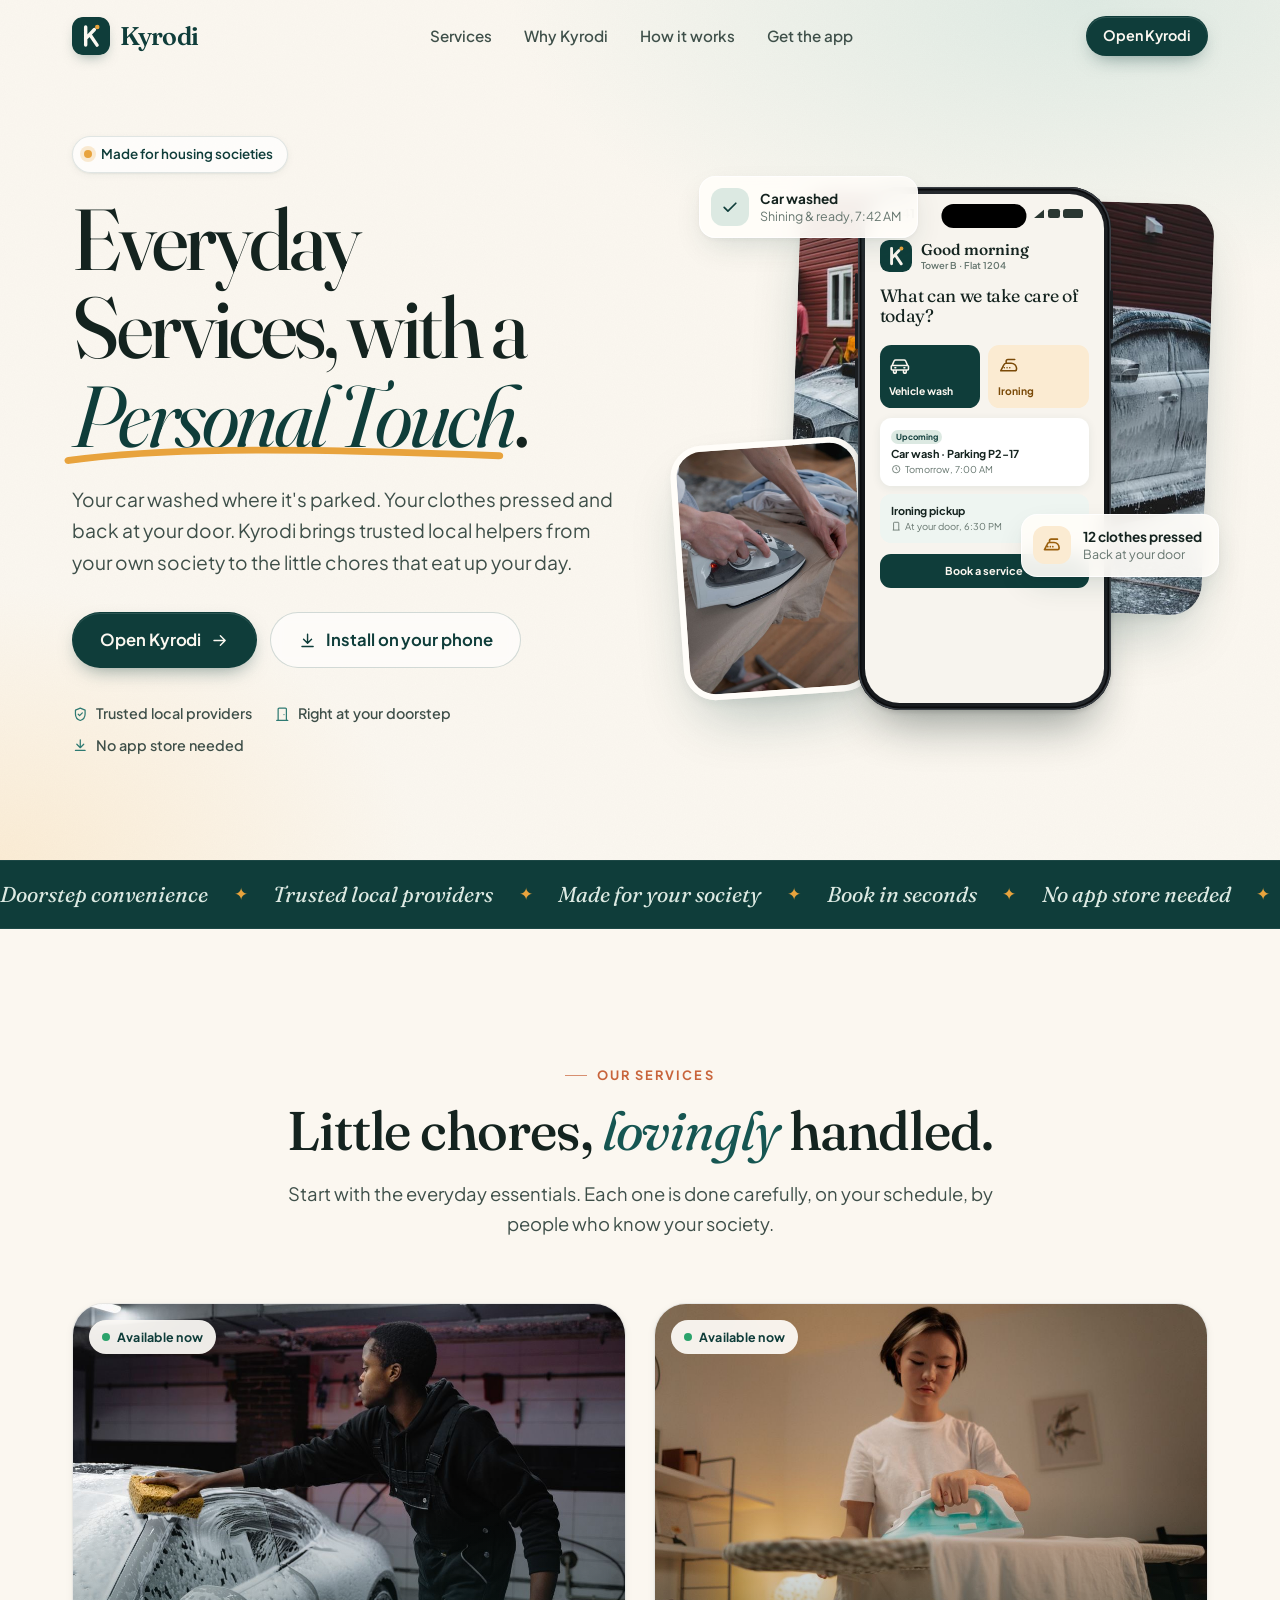
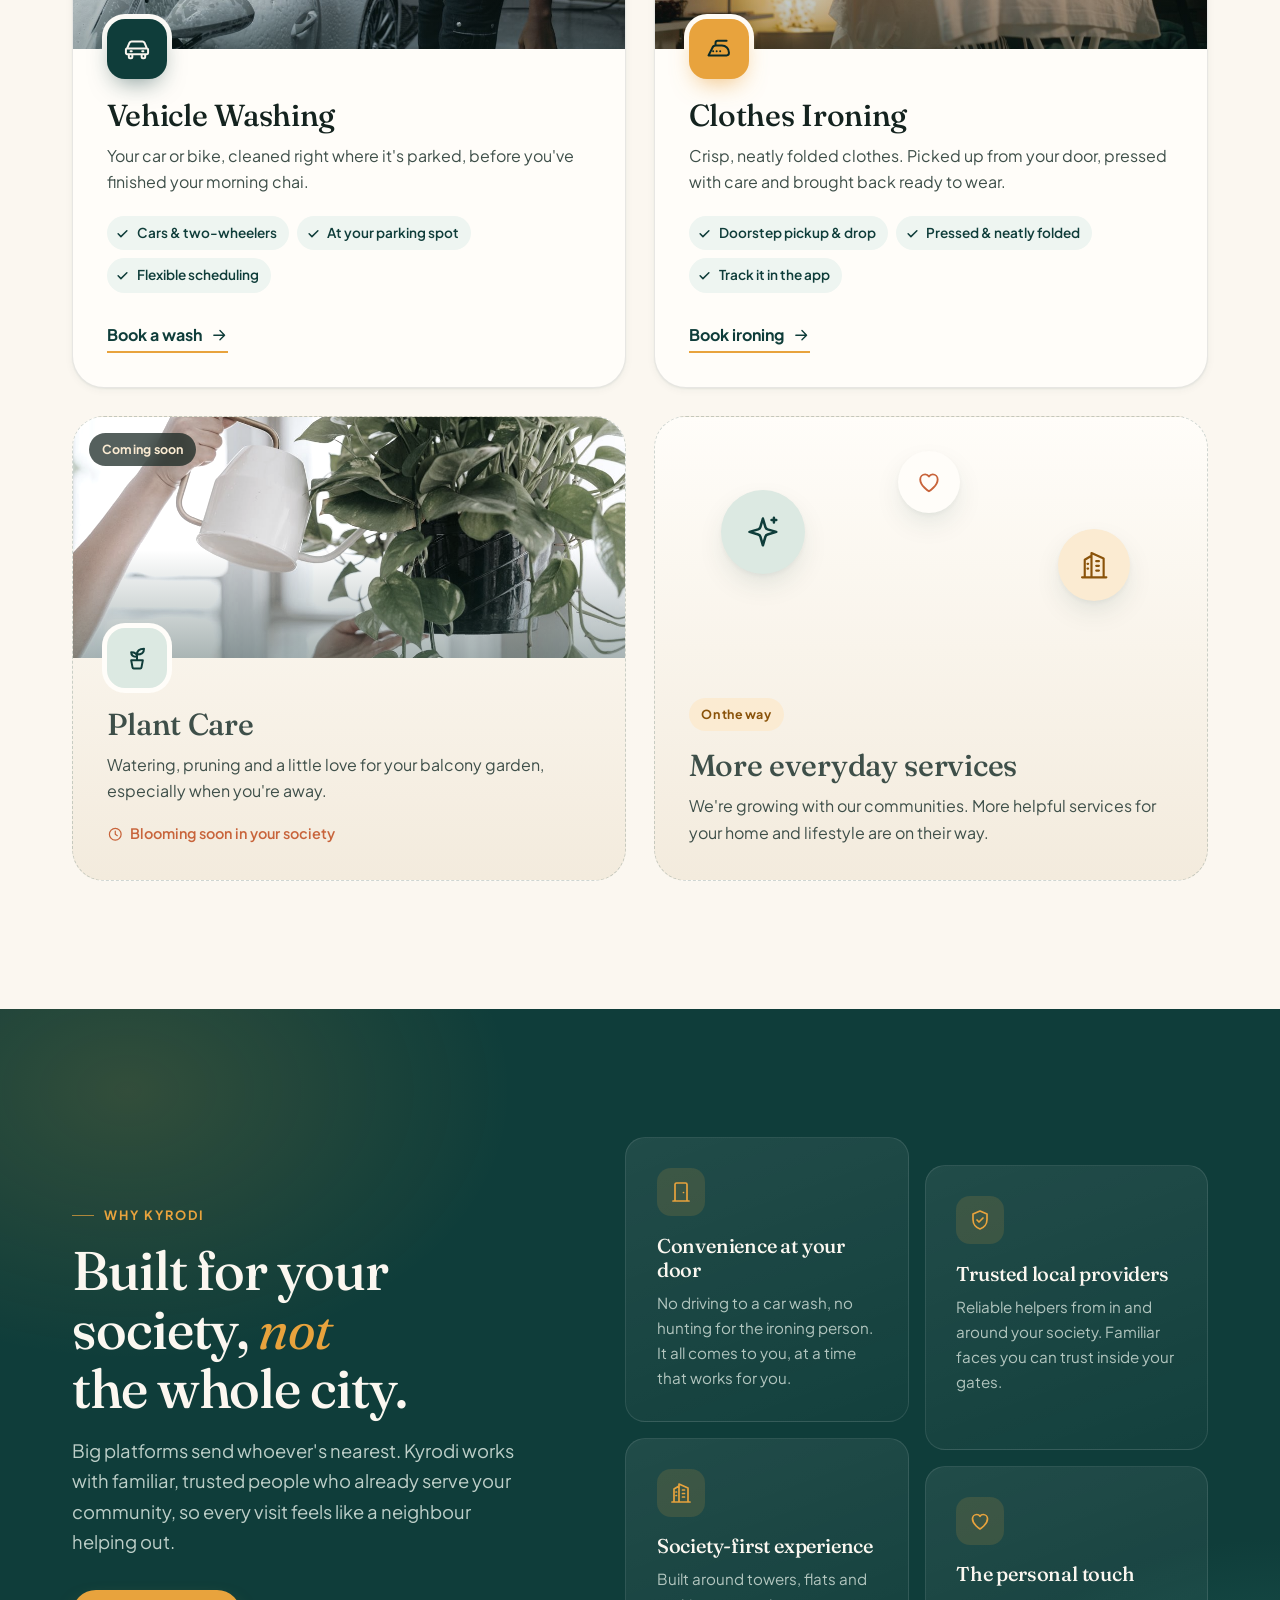
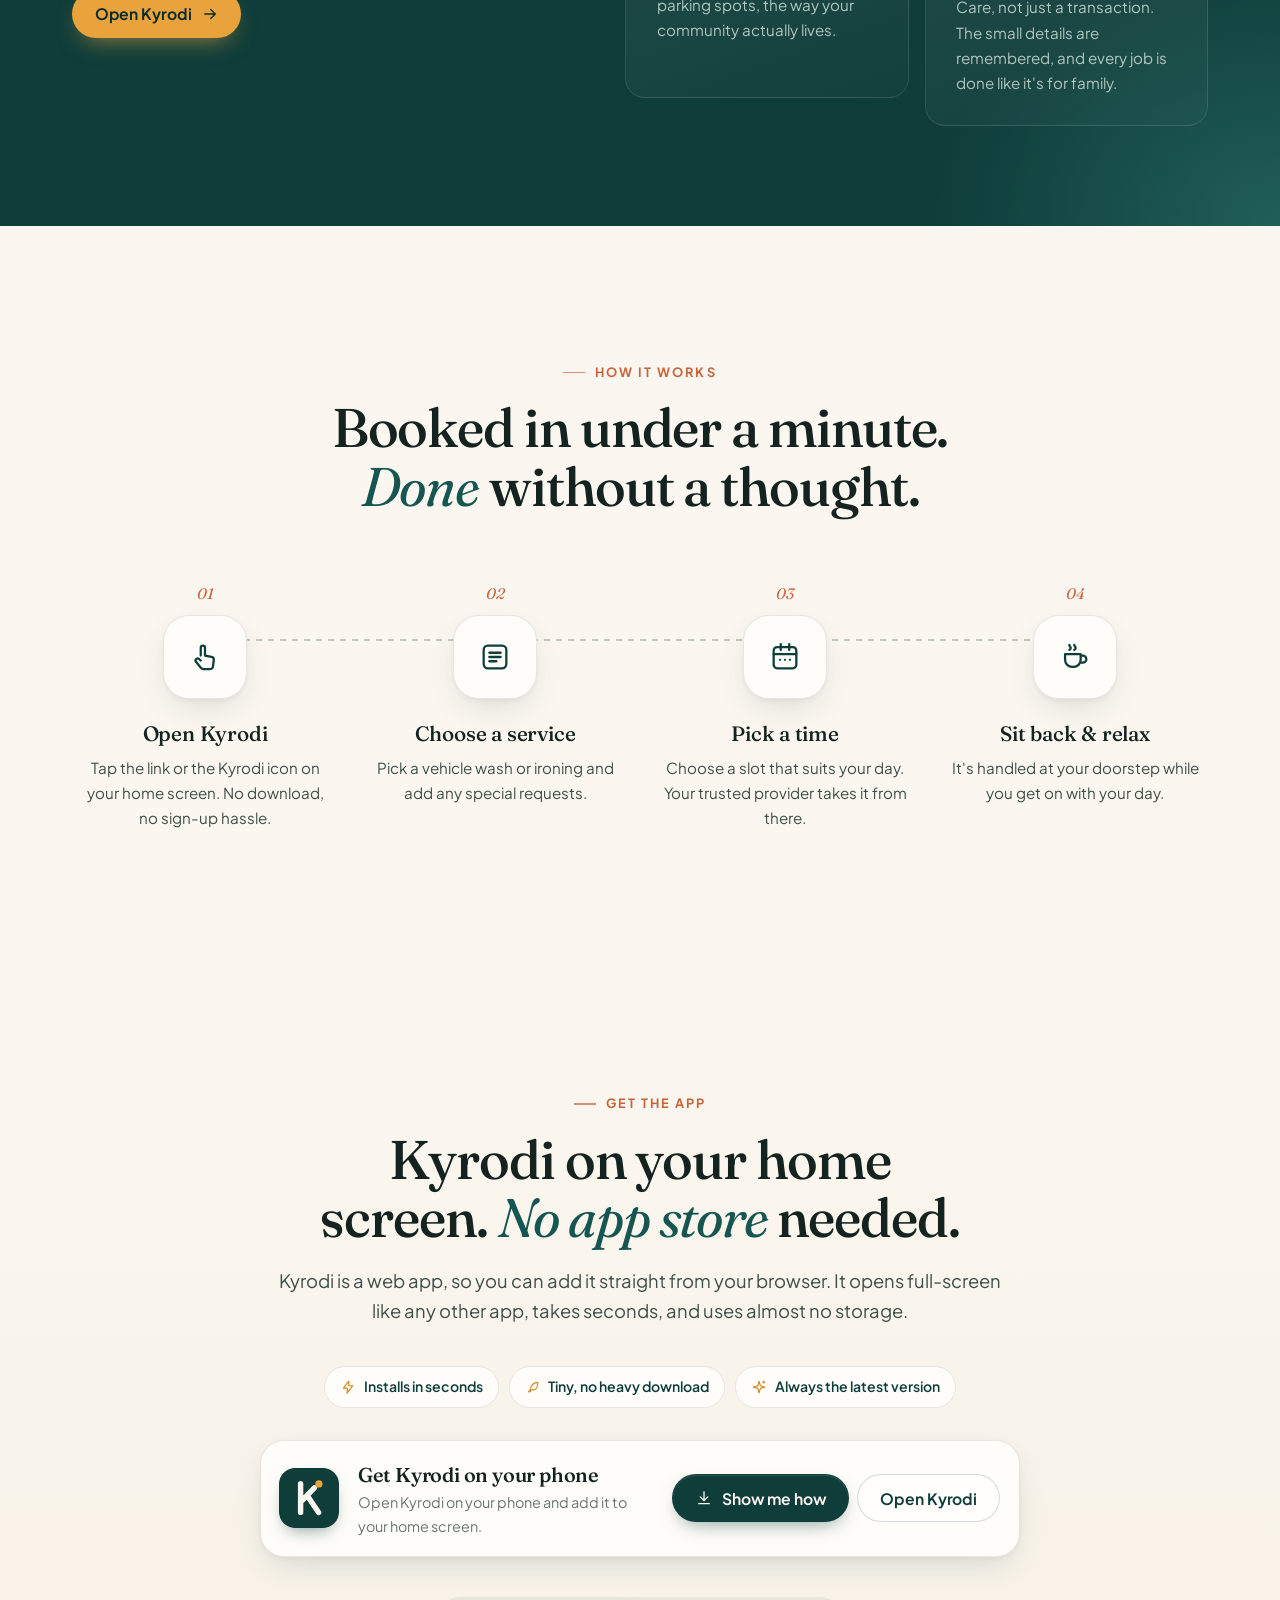
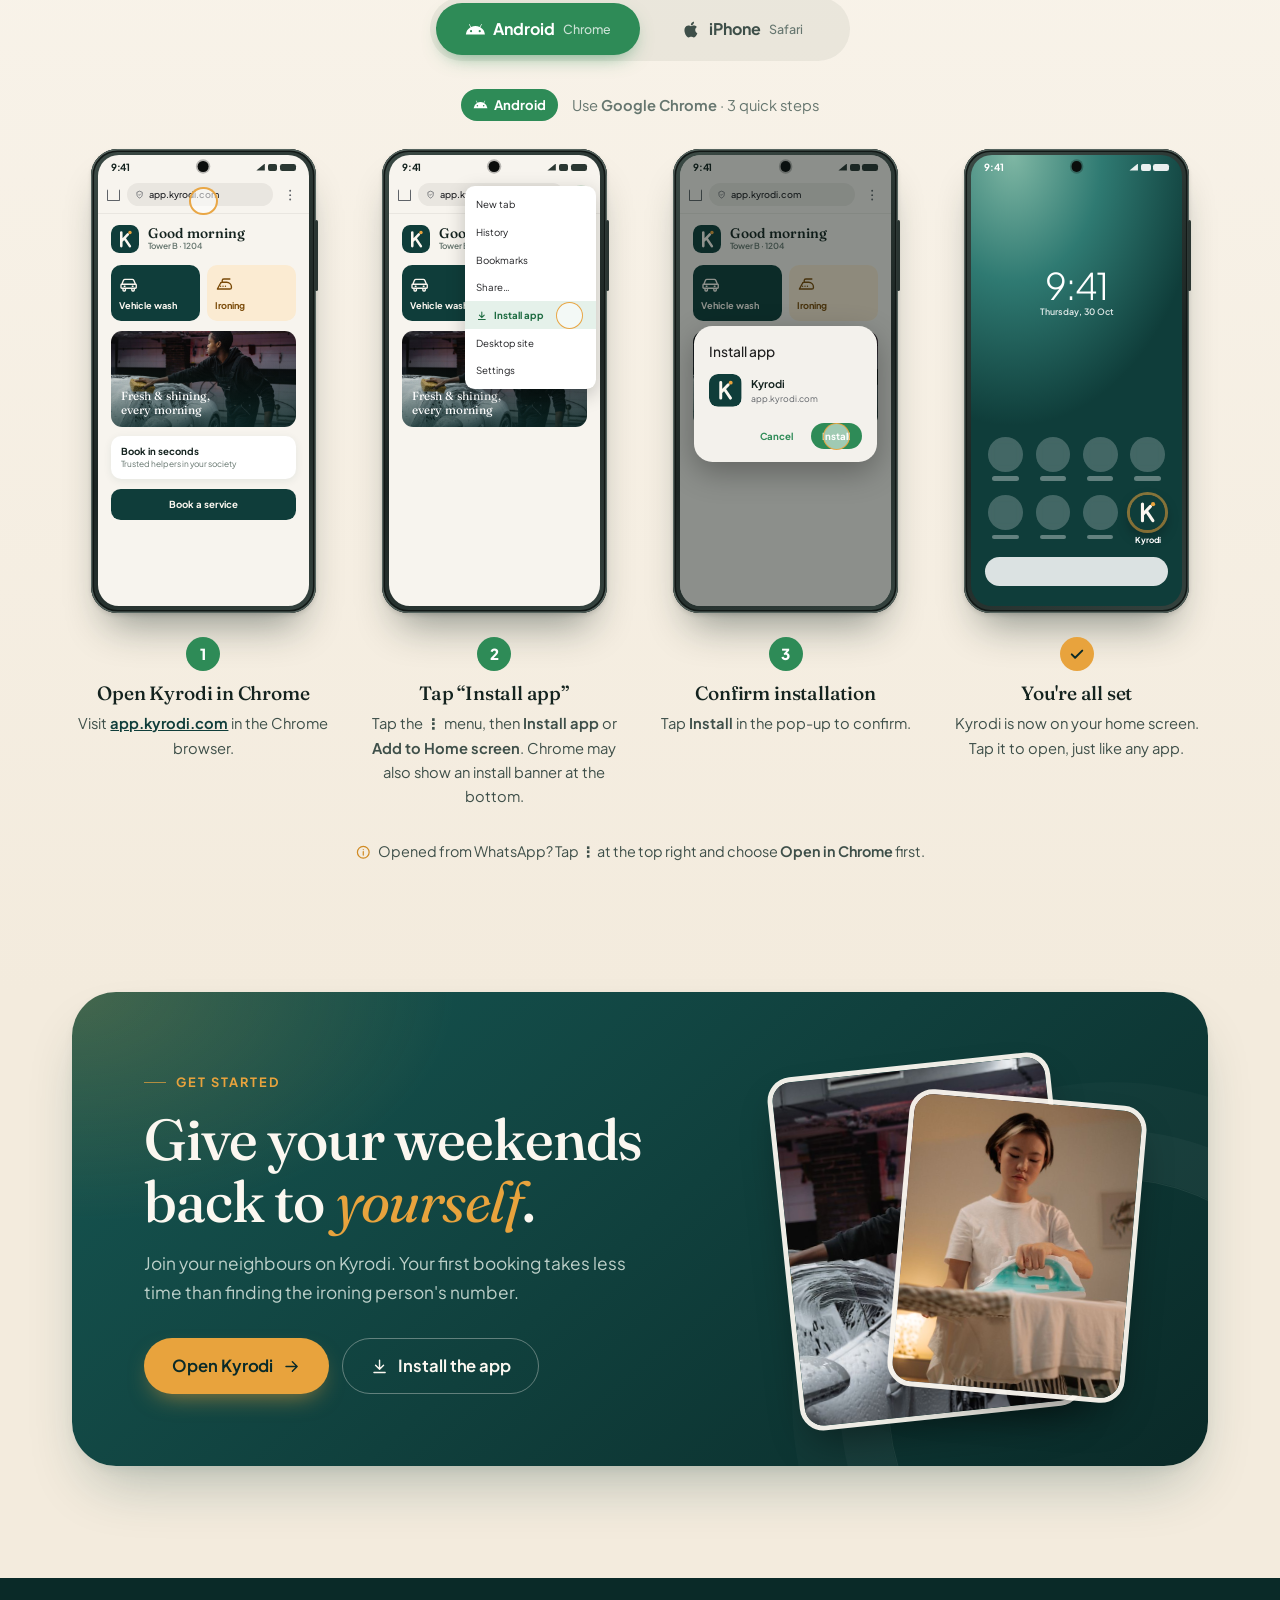
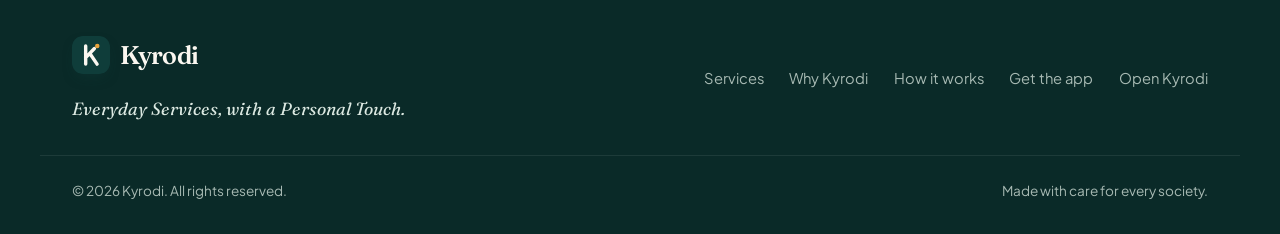
<file: index.html>
<!DOCTYPE html>
<html lang="en-IN">
<head>
  <meta charset="UTF-8">
  <meta name="viewport" content="width=device-width, initial-scale=1.0, viewport-fit=cover">
  <title>Kyrodi — Everyday Services, with a Personal Touch</title>
  <meta name="description" content="Kyrodi brings trusted, doorstep services to your housing society: vehicle washing, clothes ironing and more. Book in seconds and install it on your phone, no app store needed.">
  <link rel="canonical" href="https://kyrodi.com/">
  <meta name="theme-color" content="#0F3D3A">
  <meta name="color-scheme" content="light">

  <!-- Open Graph / WhatsApp / social -->
  <meta property="og:type" content="website">
  <meta property="og:site_name" content="Kyrodi">
  <meta property="og:title" content="Kyrodi — Everyday Services, with a Personal Touch">
  <meta property="og:description" content="Vehicle washing, clothes ironing and more, right at your doorstep by trusted local providers in your society.">
  <meta property="og:url" content="https://kyrodi.com/">
  <meta property="og:image" content="https://kyrodi.com/images/og-image.jpg">
  <meta property="og:image:width" content="1200">
  <meta property="og:image:height" content="630">
  <meta property="og:image:alt" content="Kyrodi: Everyday Services, with a Personal Touch">
  <meta property="og:locale" content="en_IN">
  <meta name="twitter:card" content="summary_large_image">
  <meta name="twitter:title" content="Kyrodi — Everyday Services, with a Personal Touch">
  <meta name="twitter:description" content="Doorstep vehicle washing and clothes ironing for your society, by trusted local providers.">
  <meta name="twitter:image" content="https://kyrodi.com/images/og-image.jpg">

  <!-- Icons & PWA -->
  <link rel="icon" href="images/favicon.svg" type="image/svg+xml">
  <link rel="icon" href="images/icons/favicon-48.png" sizes="48x48" type="image/png">
  <link rel="apple-touch-icon" href="images/icons/apple-touch-icon.png">
  <link rel="manifest" href="manifest.webmanifest">
  <meta name="apple-mobile-web-app-title" content="Kyrodi">
  <meta name="mobile-web-app-capable" content="yes">
  <meta name="apple-mobile-web-app-status-bar-style" content="default">

  <!-- Fonts -->
  <link rel="preconnect" href="https://fonts.googleapis.com">
  <link rel="preconnect" href="https://fonts.gstatic.com" crossorigin>
  <link rel="stylesheet" href="https://fonts.googleapis.com/css2?family=Fraunces:ital,opsz,wght@0,9..144,400..700;1,9..144,400..600&family=Plus+Jakarta+Sans:wght@400;500;600;700&display=swap">

  <link rel="preload" as="image" href="images/photos/hero-car-foam.jpg" fetchpriority="high">
  <link rel="stylesheet" href="css/style.css">

  <script type="application/ld+json">
  {
    "@context": "https://schema.org",
    "@graph": [
      {
        "@type": "Organization",
        "@id": "https://kyrodi.com/#org",
        "name": "Kyrodi",
        "url": "https://kyrodi.com/",
        "logo": "https://kyrodi.com/images/icons/icon-512.png",
        "slogan": "Everyday Services, with a Personal Touch."
      },
      {
        "@type": "WebSite",
        "@id": "https://kyrodi.com/#website",
        "url": "https://kyrodi.com/",
        "name": "Kyrodi",
        "publisher": { "@id": "https://kyrodi.com/#org" },
        "inLanguage": "en-IN"
      },
      {
        "@type": "ItemList",
        "name": "Kyrodi services",
        "itemListElement": [
          { "@type": "ListItem", "position": 1, "item": { "@type": "Service", "name": "Vehicle Washing", "provider": { "@id": "https://kyrodi.com/#org" }, "description": "Car and bike washing at your society parking spot." } },
          { "@type": "ListItem", "position": 2, "item": { "@type": "Service", "name": "Clothes Ironing", "provider": { "@id": "https://kyrodi.com/#org" }, "description": "Doorstep pickup, pressing and drop of your clothes." } }
        ]
      }
    ]
  }
  </script>
</head>
<body>
  <!-- Icon sprite -->
  <svg width="0" height="0" style="position:absolute" aria-hidden="true" focusable="false">
    <defs>
      <symbol id="i-car" viewBox="0 0 24 24"><path d="M5 16.5V19a1 1 0 0 0 1 1h1a1 1 0 0 0 1-1v-1.5M16 17.5V19a1 1 0 0 0 1 1h1a1 1 0 0 0 1-1v-2.5M3.5 11.5 5.6 6.6A2 2 0 0 1 7.4 5.5h9.2a2 2 0 0 1 1.8 1.1l2.1 4.9M3.5 11.5h17a1 1 0 0 1 1 1v3a1 1 0 0 1-1 1h-17a1 1 0 0 1-1-1v-3a1 1 0 0 1 1-1ZM6.5 14h1M16.5 14h1"/></symbol>
      <symbol id="i-iron" viewBox="0 0 24 24"><path d="M3 17.5h15.5a2 2 0 0 0 2-2v-.5a6 6 0 0 0-6-6H9.2a3 3 0 0 0-2.9 2.2L3 17.5ZM9 9V7a2 2 0 0 1 2-2h7.5M7 14h.01M10 14h.01M13 14h.01"/></symbol>
      <symbol id="i-plant" viewBox="0 0 24 24"><path d="M7 14h10l-1.2 6.2a1 1 0 0 1-1 .8H9.2a1 1 0 0 1-1-.8L7 14ZM12 14V9M12 9c0-3 2-5 6-5 0 3.5-2 5-6 5ZM12 11c0-2.5-1.7-4-5-4 0 2.8 1.7 4 5 4Z"/></symbol>
      <symbol id="i-sparkle" viewBox="0 0 24 24"><path d="M12 3.5 13.6 9a2 2 0 0 0 1.4 1.4l5.5 1.6-5.5 1.6a2 2 0 0 0-1.4 1.4L12 20.5 10.4 15A2 2 0 0 0 9 13.6L3.5 12 9 10.4A2 2 0 0 0 10.4 9L12 3.5ZM19 3v3M20.5 4.5h-3"/></symbol>
      <symbol id="i-door" viewBox="0 0 24 24"><path d="M4 21h16M6 21V4.5A1.5 1.5 0 0 1 7.5 3h9A1.5 1.5 0 0 1 18 4.5V21M14.5 12.5h.01"/></symbol>
      <symbol id="i-shield" viewBox="0 0 24 24"><path d="M12 3 5 6v5.5c0 4.4 3 8.2 7 9.5 4-1.3 7-5.1 7-9.5V6l-7-3ZM9 12l2 2 4-4"/></symbol>
      <symbol id="i-building" viewBox="0 0 24 24"><path d="M3 21h18M5 21V8l5-3v16M10 21V3l9 4v14M13.5 9h2M13.5 12.5h2M13.5 16h2M7 11h.5M7 14.5h.5"/></symbol>
      <symbol id="i-heart" viewBox="0 0 24 24"><path d="M12 20s-7.5-4.6-7.5-10.2A4.3 4.3 0 0 1 8.8 5.5c1.4 0 2.5.7 3.2 1.8.7-1.1 1.8-1.8 3.2-1.8a4.3 4.3 0 0 1 4.3 4.3C19.5 15.4 12 20 12 20Z"/></symbol>
      <symbol id="i-clock" viewBox="0 0 24 24"><circle cx="12" cy="12" r="8.5"/><path d="M12 7.5V12l3 2"/></symbol>
      <symbol id="i-tap" viewBox="0 0 24 24"><path d="M9 11V5.5a1.5 1.5 0 0 1 3 0V11l4.6.9a2 2 0 0 1 1.6 2.2l-.6 4.6a2 2 0 0 1-2 1.8h-4.8a2 2 0 0 1-1.6-.8L5.6 15.4a1.5 1.5 0 0 1 2.2-2L9 14.5"/></symbol>
      <symbol id="i-list" viewBox="0 0 24 24"><rect x="4" y="4" width="16" height="16" rx="3"/><path d="M8 9h8M8 12h8M8 15h5"/></symbol>
      <symbol id="i-calendar" viewBox="0 0 24 24"><rect x="4" y="5" width="16" height="15" rx="2.5"/><path d="M4 10h16M9 3v4M15 3v4M8.5 14h.01M12 14h.01M15.5 14h.01"/></symbol>
      <symbol id="i-coffee" viewBox="0 0 24 24"><path d="M5 10h11v4a5 5 0 0 1-5 5h-1a5 5 0 0 1-5-5v-4ZM16 11h1.5a2.5 2.5 0 0 1 0 5H16M8 3.5c0 1 1 1.2 1 2.2S8 7 8 7M11.5 3.5c0 1 1 1.2 1 2.2s-1 1.3-1 1.3"/></symbol>
      <symbol id="i-arrow" viewBox="0 0 24 24"><path d="M5 12h14M13 6l6 6-6 6"/></symbol>
      <symbol id="i-check" viewBox="0 0 24 24"><path d="m5 12.5 4.5 4.5L19 7.5"/></symbol>
      <symbol id="i-download" viewBox="0 0 24 24"><path d="M12 4v11M7 10.5l5 5 5-5M5 19.5h14"/></symbol>
      <symbol id="i-copy" viewBox="0 0 24 24"><rect x="8.5" y="8.5" width="11" height="11" rx="2"/><path d="M15.5 8.5V6a1.5 1.5 0 0 0-1.5-1.5H6A1.5 1.5 0 0 0 4.5 6v8A1.5 1.5 0 0 0 6 15.5h2.5"/></symbol>
      <symbol id="i-bolt" viewBox="0 0 24 24"><path d="M13 3 5 13.5h6L10.5 21 19 10h-6L13 3Z"/></symbol>
      <symbol id="i-feather" viewBox="0 0 24 24"><path d="M19 5c-5 0-11 3.5-11 11v3M8 16h5.5c3 0 5.5-4.5 5.5-11M5 19l3-3"/></symbol>
      <symbol id="i-info" viewBox="0 0 24 24"><circle cx="12" cy="12" r="8.5"/><path d="M12 11v5M12 8h.01"/></symbol>
      <symbol id="i-share-ios" viewBox="0 0 24 24"><path d="M12 3.5v11M8 7.5l4-4 4 4M8.5 10.5H7a1.5 1.5 0 0 0-1.5 1.5v7A1.5 1.5 0 0 0 7 20.5h10a1.5 1.5 0 0 0 1.5-1.5v-7a1.5 1.5 0 0 0-1.5-1.5h-1.5"/></symbol>
      <symbol id="i-plus-square" viewBox="0 0 24 24"><rect x="4" y="4" width="16" height="16" rx="3.5"/><path d="M12 8.5v7M8.5 12h7"/></symbol>
      <symbol id="i-dots-v" viewBox="0 0 24 24"><circle cx="12" cy="5.5" r="1.4" fill="currentColor" stroke="none"/><circle cx="12" cy="12" r="1.4" fill="currentColor" stroke="none"/><circle cx="12" cy="18.5" r="1.4" fill="currentColor" stroke="none"/></symbol>
      <symbol id="i-android" viewBox="0 0 24 24"><path fill="currentColor" stroke="none" d="M17.6 9.48 19.44 6.3a.38.38 0 0 0-.66-.38l-1.86 3.22a11.5 11.5 0 0 0-9.84 0L5.22 5.92a.38.38 0 1 0-.66.38L6.4 9.48A10.8 10.8 0 0 0 1 18h22a10.8 10.8 0 0 0-5.4-8.52ZM7 15.25a1.25 1.25 0 1 1 0-2.5 1.25 1.25 0 0 1 0 2.5Zm10 0a1.25 1.25 0 1 1 0-2.5 1.25 1.25 0 0 1 0 2.5Z"/></symbol>
      <symbol id="i-apple" viewBox="0 0 24 24"><path fill="currentColor" stroke="none" d="M16.37 12.73c-.02-2.3 1.88-3.4 1.97-3.46-1.07-1.57-2.74-1.78-3.33-1.8-1.42-.15-2.77.83-3.49.83-.72 0-1.83-.81-3.01-.79-1.55.02-2.98.9-3.78 2.29-1.61 2.8-.41 6.94 1.16 9.2.77 1.11 1.68 2.35 2.88 2.31 1.16-.05 1.6-.75 3-.75s1.79.75 3.01.73c1.25-.02 2.03-1.13 2.79-2.24.88-1.29 1.24-2.53 1.26-2.6-.03-.01-2.42-.93-2.46-3.72ZM14.08 5.98c.64-.78 1.07-1.85.95-2.93-.92.04-2.03.61-2.69 1.39-.59.68-1.11 1.78-.97 2.83 1.02.08 2.07-.52 2.71-1.29Z"/></symbol>
      <symbol id="i-chrome" viewBox="0 0 24 24"><circle cx="12" cy="12" r="9"/><circle cx="12" cy="12" r="3.6"/><path d="M12 8.4h8.2M8.9 13.8 4.8 6.7M15.1 13.8l-4.1 7.1"/></symbol>
      <symbol id="i-compass" viewBox="0 0 24 24"><circle cx="12" cy="12" r="9"/><path d="m15.5 8.5-2 5-5 2 2-5 5-2Z"/></symbol>
      <symbol id="i-menu" viewBox="0 0 24 24"><path d="M4 7h16M4 12h16M4 17h10"/></symbol>
      <symbol id="i-close" viewBox="0 0 24 24"><path d="M6 6l12 12M18 6 6 18"/></symbol>
      <symbol id="i-logo" viewBox="0 0 100 100"><rect width="100" height="100" rx="24" fill="#0F3D3A"/><g fill="none" stroke="#FBF7F0" stroke-width="9" stroke-linecap="round" stroke-linejoin="round"><path d="M36 26v48M36 57l23-24M47 46l19 28"/></g><circle cx="66.5" cy="26.5" r="6" fill="#E8A33D"/></symbol>
    </defs>
  </svg>

  <a class="skip-link" href="#main">Skip to content</a>

  <header class="site-header" data-header>
    <div class="container header-inner">
      <a href="#top" class="brand" aria-label="Kyrodi home">
        <svg class="brand-mark" aria-hidden="true"><use href="#i-logo"/></svg>
        <span class="brand-word">Kyrodi</span>
      </a>
      <nav class="nav" id="site-nav" aria-label="Primary">
        <ul>
          <li><a href="#services">Services</a></li>
          <li><a href="#why">Why Kyrodi</a></li>
          <li><a href="#how">How it works</a></li>
          <li><a href="#install">Get the app</a></li>
        </ul>
        <a class="btn btn-primary nav-cta-mobile" href="https://app.kyrodi.com" rel="noopener">Open Kyrodi <svg class="ic" aria-hidden="true"><use href="#i-arrow"/></svg></a>
      </nav>
      <div class="header-actions">
        <a class="btn btn-primary btn-sm header-cta" href="https://app.kyrodi.com" rel="noopener">Open Kyrodi</a>
        <button class="nav-toggle" type="button" aria-controls="site-nav" aria-expanded="false" aria-label="Open menu">
          <svg class="ic ic-open" aria-hidden="true"><use href="#i-menu"/></svg>
          <svg class="ic ic-close" aria-hidden="true"><use href="#i-close"/></svg>
        </button>
      </div>
    </div>
  </header>

  <main id="main">
    <!-- HERO -->
    <section class="hero" id="top">
      <div class="hero-bg" aria-hidden="true"></div>
      <div class="container hero-grid">
        <div class="hero-copy">
          <p class="eyebrow" data-reveal><span class="eyebrow-dot"></span>Made for housing societies</p>
          <h1 class="hero-title" data-reveal>
            Everyday Services, with a <em class="touch">Personal&nbsp;Touch<svg class="touch-line" viewBox="0 0 300 24" preserveAspectRatio="none" aria-hidden="true"><path d="M4 16C60 6 140 4 296 12" /></svg></em>.
          </h1>
          <p class="hero-lead" data-reveal>Your car washed where it's parked. Your clothes pressed and back at your door. Kyrodi brings trusted local helpers from your own society to the little chores that eat up your day.</p>
          <div class="hero-ctas" data-reveal>
            <a class="btn btn-primary btn-lg" href="https://app.kyrodi.com" rel="noopener">Open Kyrodi <svg class="ic" aria-hidden="true"><use href="#i-arrow"/></svg></a>
            <a class="btn btn-ghost btn-lg" href="#install"><svg class="ic" aria-hidden="true"><use href="#i-download"/></svg> Install on your phone</a>
          </div>
          <ul class="hero-trust" data-reveal>
            <li><svg class="ic" aria-hidden="true"><use href="#i-shield"/></svg> Trusted local providers</li>
            <li><svg class="ic" aria-hidden="true"><use href="#i-door"/></svg> Right at your doorstep</li>
            <li><svg class="ic" aria-hidden="true"><use href="#i-download"/></svg> No app store needed</li>
          </ul>
        </div>

        <div class="hero-visual" aria-hidden="true">
          <figure class="hero-photo hero-photo--main">
            <img src="images/photos/hero-car-foam.jpg" width="1000" height="667" alt="" fetchpriority="high">
          </figure>
          <figure class="hero-photo hero-photo--side">
            <img src="images/photos/hero-ironing.jpg" width="700" height="1050" alt="" loading="lazy">
          </figure>

          <div class="phone phone--ios phone--hero">
            <div class="phone__screen">
              <div class="sb"><span>9:41</span><span class="sb-island"></span><span class="sb-icons"><i></i><i></i><i></i></span></div>
              <div class="mini-app mini-app--hero">
                <div class="ma-top">
                  <svg class="ma-logo"><use href="#i-logo"/></svg>
                  <div>
                    <p class="ma-hello">Good morning</p>
                    <p class="ma-flat">Tower B · Flat 1204</p>
                  </div>
                </div>
                <p class="ma-h">What can we take care of today?</p>
                <div class="ma-tiles">
                  <div class="ma-tile ma-tile--car"><svg><use href="#i-car"/></svg><span>Vehicle wash</span></div>
                  <div class="ma-tile ma-tile--iron"><svg><use href="#i-iron"/></svg><span>Ironing</span></div>
                </div>
                <div class="ma-card">
                  <span class="ma-badge">Upcoming</span>
                  <p class="ma-card-t">Car wash · Parking P2-17</p>
                  <p class="ma-card-s"><svg><use href="#i-clock"/></svg> Tomorrow, 7:00 AM</p>
                </div>
                <div class="ma-card ma-card--soft">
                  <p class="ma-card-t">Ironing pickup</p>
                  <p class="ma-card-s"><svg><use href="#i-door"/></svg> At your door, 6:30 PM</p>
                </div>
                <div class="ma-btn">Book a service</div>
              </div>
            </div>
          </div>

          <div class="float-card float-card--a">
            <span class="fc-icon fc-icon--green"><svg><use href="#i-check"/></svg></span>
            <div><strong>Car washed</strong><small>Shining &amp; ready, 7:42 AM</small></div>
          </div>
          <div class="float-card float-card--b">
            <span class="fc-icon fc-icon--gold"><svg><use href="#i-iron"/></svg></span>
            <div><strong>12 clothes pressed</strong><small>Back at your door</small></div>
          </div>
        </div>
      </div>
    </section>

    <!-- RIBBON -->
    <div class="ribbon" aria-hidden="true">
      <div class="ribbon-track">
        <span>Doorstep convenience</span><i>✦</i><span>Trusted local providers</span><i>✦</i><span>Made for your society</span><i>✦</i><span>Book in seconds</span><i>✦</i><span>No app store needed</span><i>✦</i>
        <span>Doorstep convenience</span><i>✦</i><span>Trusted local providers</span><i>✦</i><span>Made for your society</span><i>✦</i><span>Book in seconds</span><i>✦</i><span>No app store needed</span><i>✦</i>
      </div>
    </div>

    <!-- SERVICES -->
    <section class="section services" id="services" aria-labelledby="services-title">
      <div class="container">
        <header class="section-head" data-reveal>
          <p class="kicker">Our Services</p>
          <h2 id="services-title">Little chores, <em>lovingly</em> handled.</h2>
          <p class="section-lead">Start with the everyday essentials. Each one is done carefully, on your schedule, by people who know your society.</p>
        </header>

        <div class="service-grid">
          <article class="service-card" data-reveal>
            <div class="service-media">
              <img src="images/photos/vehicle-washing.jpg" width="1100" height="733" loading="lazy" alt="A service professional washing a foam-covered car with a sponge">
              <span class="pill pill--live"><span class="live-dot"></span>Available now</span>
            </div>
            <div class="service-body">
              <span class="service-icon"><svg aria-hidden="true"><use href="#i-car"/></svg></span>
              <h3>Vehicle Washing</h3>
              <p>Your car or bike, cleaned right where it's parked, before you've finished your morning chai.</p>
              <ul class="ticks">
                <li><svg aria-hidden="true"><use href="#i-check"/></svg>Cars &amp; two-wheelers</li>
                <li><svg aria-hidden="true"><use href="#i-check"/></svg>At your parking spot</li>
                <li><svg aria-hidden="true"><use href="#i-check"/></svg>Flexible scheduling</li>
              </ul>
              <a class="service-link" href="https://app.kyrodi.com" rel="noopener">Book a wash <svg class="ic" aria-hidden="true"><use href="#i-arrow"/></svg></a>
            </div>
          </article>

          <article class="service-card" data-reveal>
            <div class="service-media">
              <img src="images/photos/clothes-ironing.jpg" width="1100" height="733" loading="lazy" alt="A woman carefully ironing a white shirt at home">
              <span class="pill pill--live"><span class="live-dot"></span>Available now</span>
            </div>
            <div class="service-body">
              <span class="service-icon service-icon--gold"><svg aria-hidden="true"><use href="#i-iron"/></svg></span>
              <h3>Clothes Ironing</h3>
              <p>Crisp, neatly folded clothes. Picked up from your door, pressed with care and brought back ready to wear.</p>
              <ul class="ticks">
                <li><svg aria-hidden="true"><use href="#i-check"/></svg>Doorstep pickup &amp; drop</li>
                <li><svg aria-hidden="true"><use href="#i-check"/></svg>Pressed &amp; neatly folded</li>
                <li><svg aria-hidden="true"><use href="#i-check"/></svg>Track it in the app</li>
              </ul>
              <a class="service-link" href="https://app.kyrodi.com" rel="noopener">Book ironing <svg class="ic" aria-hidden="true"><use href="#i-arrow"/></svg></a>
            </div>
          </article>

          <article class="service-card service-card--soon" data-reveal>
            <div class="service-media">
              <img src="images/photos/plant-care.jpg" width="1100" height="719" loading="lazy" alt="A hand watering a lush green houseplant with a white watering can">
              <span class="pill pill--soon">Coming soon</span>
            </div>
            <div class="service-body">
              <span class="service-icon service-icon--sage"><svg aria-hidden="true"><use href="#i-plant"/></svg></span>
              <h3>Plant Care</h3>
              <p>Watering, pruning and a little love for your balcony garden, especially when you're away.</p>
              <p class="soon-note"><svg class="ic" aria-hidden="true"><use href="#i-clock"/></svg> Blooming soon in your society</p>
            </div>
          </article>

          <article class="service-card service-card--more" data-reveal>
            <div class="more-art" aria-hidden="true">
              <span class="orb orb--1"><svg><use href="#i-sparkle"/></svg></span>
              <span class="orb orb--2"><svg><use href="#i-heart"/></svg></span>
              <span class="orb orb--3"><svg><use href="#i-building"/></svg></span>
            </div>
            <div class="service-body">
              <span class="pill pill--soon pill--inline">On the way</span>
              <h3>More everyday services</h3>
              <p>We're growing with our communities. More helpful services for your home and lifestyle are on their way.</p>
            </div>
          </article>
        </div>
      </div>
    </section>

    <!-- WHY KYRODI -->
    <section class="section why" id="why" aria-labelledby="why-title">
      <div class="why-glow" aria-hidden="true"></div>
      <div class="container why-grid">
        <header class="why-head" data-reveal>
          <p class="kicker kicker--light">Why Kyrodi</p>
          <h2 id="why-title">Built for your society, <em>not</em> the whole city.</h2>
          <p class="section-lead">Big platforms send whoever's nearest. Kyrodi works with familiar, trusted people who already serve your community, so every visit feels like a neighbour helping out.</p>
          <a class="btn btn-gold" href="https://app.kyrodi.com" rel="noopener">Open Kyrodi <svg class="ic" aria-hidden="true"><use href="#i-arrow"/></svg></a>
        </header>

        <div class="why-cards">
          <article class="why-card" data-reveal>
            <span class="why-icon"><svg aria-hidden="true"><use href="#i-door"/></svg></span>
            <h3>Convenience at your door</h3>
            <p>No driving to a car wash, no hunting for the ironing person. It all comes to you, at a time that works for you.</p>
          </article>
          <article class="why-card" data-reveal>
            <span class="why-icon"><svg aria-hidden="true"><use href="#i-shield"/></svg></span>
            <h3>Trusted local providers</h3>
            <p>Reliable helpers from in and around your society. Familiar faces you can trust inside your gates.</p>
          </article>
          <article class="why-card" data-reveal>
            <span class="why-icon"><svg aria-hidden="true"><use href="#i-building"/></svg></span>
            <h3>Society-first experience</h3>
            <p>Built around towers, flats and parking spots, the way your community actually lives.</p>
          </article>
          <article class="why-card" data-reveal>
            <span class="why-icon"><svg aria-hidden="true"><use href="#i-heart"/></svg></span>
            <h3>The personal touch</h3>
            <p>Care, not just a transaction. The small details are remembered, and every job is done like it's for family.</p>
          </article>
        </div>
      </div>
    </section>

    <!-- HOW IT WORKS -->
    <section class="section how" id="how" aria-labelledby="how-title">
      <div class="container">
        <header class="section-head" data-reveal>
          <p class="kicker">How It Works</p>
          <h2 id="how-title">Booked in under a minute. <em>Done</em> without a thought.</h2>
        </header>
        <ol class="how-steps">
          <li class="how-step" data-reveal>
            <span class="how-num">01</span>
            <span class="how-icon"><svg aria-hidden="true"><use href="#i-tap"/></svg></span>
            <h3>Open Kyrodi</h3>
            <p>Tap the link or the Kyrodi icon on your home screen. No download, no sign-up hassle.</p>
          </li>
          <li class="how-step" data-reveal>
            <span class="how-num">02</span>
            <span class="how-icon"><svg aria-hidden="true"><use href="#i-list"/></svg></span>
            <h3>Choose a service</h3>
            <p>Pick a vehicle wash or ironing and add any special requests.</p>
          </li>
          <li class="how-step" data-reveal>
            <span class="how-num">03</span>
            <span class="how-icon"><svg aria-hidden="true"><use href="#i-calendar"/></svg></span>
            <h3>Pick a time</h3>
            <p>Choose a slot that suits your day. Your trusted provider takes it from there.</p>
          </li>
          <li class="how-step" data-reveal>
            <span class="how-num">04</span>
            <span class="how-icon"><svg aria-hidden="true"><use href="#i-coffee"/></svg></span>
            <h3>Sit back &amp; relax</h3>
            <p>It's handled at your doorstep while you get on with your day.</p>
          </li>
        </ol>
      </div>
    </section>

    <!-- INSTALL -->
    <section class="section install" id="install" aria-labelledby="install-title">
      <div class="container">
        <header class="section-head" data-reveal>
          <p class="kicker">Get the App</p>
          <h2 id="install-title">Kyrodi on your home screen. <em>No app store</em> needed.</h2>
          <p class="section-lead">Kyrodi is a web app, so you can add it straight from your browser. It opens full-screen like any other app, takes seconds, and uses almost no storage.</p>
        </header>

        <div class="install-perks" data-reveal>
          <span><svg class="ic" aria-hidden="true"><use href="#i-bolt"/></svg> Installs in seconds</span>
          <span><svg class="ic" aria-hidden="true"><use href="#i-feather"/></svg> Tiny, no heavy download</span>
          <span><svg class="ic" aria-hidden="true"><use href="#i-sparkle"/></svg> Always the latest version</span>
        </div>

        <!-- Shown only inside WhatsApp / Instagram / Facebook in-app browsers -->
        <div class="inapp-banner" id="inapp-banner" role="note" hidden>
          <span class="inapp-icon"><svg class="ic" aria-hidden="true"><use href="#i-info"/></svg></span>
          <div class="inapp-text">
            <strong>Opened this from WhatsApp?</strong>
            <p data-inapp-msg>To install, open this page in your phone's main browser first. Tap the <b>⋮</b> or <b>···</b> menu and choose <b>Open in browser</b>.</p>
          </div>
          <button class="btn btn-sm btn-outline" type="button" data-copy-link><svg class="ic" aria-hidden="true"><use href="#i-copy"/></svg> <span>Copy link</span></button>
        </div>

        <!-- Smart install card -->
        <div class="smart-install" data-reveal>
          <svg class="smart-logo" aria-hidden="true"><use href="#i-logo"/></svg>
          <div class="smart-text">
            <strong data-install-title>Get Kyrodi on your phone</strong>
            <p data-install-status>Follow the quick steps below for your phone.</p>
          </div>
          <div class="smart-actions">
            <button class="btn btn-primary" type="button" id="install-btn" data-install-btn>
              <svg class="ic" aria-hidden="true"><use href="#i-download"/></svg> <span data-install-label>Install app</span>
            </button>
            <a class="btn btn-ghost" href="https://app.kyrodi.com" rel="noopener">Open Kyrodi</a>
          </div>
        </div>

        <div class="platform-tabs" role="tablist" aria-label="Choose your phone">
          <button class="tab tab--android" role="tab" id="tab-android" aria-controls="panel-android" aria-selected="true" type="button">
            <svg class="ic" aria-hidden="true"><use href="#i-android"/></svg>
            <span>Android</span>
            <small>Chrome</small>
          </button>
          <button class="tab tab--ios" role="tab" id="tab-ios" aria-controls="panel-ios" aria-selected="false" tabindex="-1" type="button">
            <svg class="ic" aria-hidden="true"><use href="#i-apple"/></svg>
            <span>iPhone</span>
            <small>Safari</small>
          </button>
          <span class="tab-indicator" aria-hidden="true"></span>
        </div>

        <!-- ANDROID PANEL -->
        <div class="panel panel--android" role="tabpanel" id="panel-android" aria-labelledby="tab-android" tabindex="0">
          <div class="panel-meta">
            <span class="platform-badge platform-badge--android"><svg class="ic" aria-hidden="true"><use href="#i-android"/></svg> Android</span>
            <span class="panel-hint">Use <b>Google Chrome</b> · 3 quick steps</span>
          </div>
          <ol class="steps" aria-label="Install on Android">
            <li class="step">
              <div class="phone phone--android" aria-hidden="true">
                <div class="phone__screen">
                  <div class="sb sb--android"><span>9:41</span><span class="sb-cam"></span><span class="sb-icons"><i></i><i></i><i></i></span></div>
                  <div class="ch-bar">
                    <span class="ch-home"></span>
                    <span class="ch-url"><svg><use href="#i-shield"/></svg>app.kyrodi.com</span>
                    <span class="ch-dots"><svg><use href="#i-dots-v"/></svg></span>
                  </div>
                  <div class="mini-app">
                    <div class="ma-top"><svg class="ma-logo"><use href="#i-logo"/></svg><div><p class="ma-hello">Good morning</p><p class="ma-flat">Tower B · 1204</p></div></div>
                    <div class="ma-tiles">
                      <div class="ma-tile ma-tile--car"><svg><use href="#i-car"/></svg><span>Vehicle wash</span></div>
                      <div class="ma-tile ma-tile--iron"><svg><use href="#i-iron"/></svg><span>Ironing</span></div>
                    </div>
                    <div class="ma-promo"><span>Fresh &amp; shining,<br>every morning</span></div>
                    <div class="ma-card"><p class="ma-card-t">Book in seconds</p><p class="ma-card-s">Trusted helpers in your society</p></div>
                    <div class="ma-btn">Book a service</div>
                  </div>
                  <span class="tap tap--url"></span>
                </div>
              </div>
              <div class="step-copy">
                <span class="step-num">1</span>
                <h3>Open Kyrodi in Chrome</h3>
                <p>Visit <a href="https://app.kyrodi.com" rel="noopener">app.kyrodi.com</a> in the Chrome browser.</p>
              </div>
            </li>
            <li class="step">
              <div class="phone phone--android" aria-hidden="true">
                <div class="phone__screen">
                  <div class="sb sb--android"><span>9:41</span><span class="sb-cam"></span><span class="sb-icons"><i></i><i></i><i></i></span></div>
                  <div class="ch-bar">
                    <span class="ch-home"></span>
                    <span class="ch-url"><svg><use href="#i-shield"/></svg>app.kyrodi.com</span>
                    <span class="ch-dots is-active"><svg><use href="#i-dots-v"/></svg></span>
                  </div>
                  <div class="mini-app is-dim">
                    <div class="ma-top"><svg class="ma-logo"><use href="#i-logo"/></svg><div><p class="ma-hello">Good morning</p><p class="ma-flat">Tower B · 1204</p></div></div>
                    <div class="ma-tiles">
                      <div class="ma-tile ma-tile--car"><svg><use href="#i-car"/></svg><span>Vehicle wash</span></div>
                      <div class="ma-tile ma-tile--iron"><svg><use href="#i-iron"/></svg><span>Ironing</span></div>
                    </div>
                    <div class="ma-promo"><span>Fresh &amp; shining,<br>every morning</span></div>
                  </div>
                  <div class="ch-menu">
                    <span>New tab</span>
                    <span>History</span>
                    <span>Bookmarks</span>
                    <span>Share…</span>
                    <span class="is-hl"><svg><use href="#i-download"/></svg>Install app<i class="tap tap--menu"></i></span>
                    <span>Desktop site</span>
                    <span>Settings</span>
                  </div>
                </div>
              </div>
              <div class="step-copy">
                <span class="step-num">2</span>
                <h3>Tap “Install app”</h3>
                <p>Tap the <b>⋮</b> menu, then <b>Install app</b> or <b>Add to Home screen</b>. Chrome may also show an install banner at the bottom.</p>
              </div>
            </li>
            <li class="step">
              <div class="phone phone--android" aria-hidden="true">
                <div class="phone__screen">
                  <div class="sb sb--android"><span>9:41</span><span class="sb-cam"></span><span class="sb-icons"><i></i><i></i><i></i></span></div>
                  <div class="ch-bar">
                    <span class="ch-home"></span>
                    <span class="ch-url"><svg><use href="#i-shield"/></svg>app.kyrodi.com</span>
                    <span class="ch-dots"><svg><use href="#i-dots-v"/></svg></span>
                  </div>
                  <div class="mini-app is-dim">
                    <div class="ma-top"><svg class="ma-logo"><use href="#i-logo"/></svg><div><p class="ma-hello">Good morning</p><p class="ma-flat">Tower B · 1204</p></div></div>
                    <div class="ma-tiles">
                      <div class="ma-tile ma-tile--car"><svg><use href="#i-car"/></svg><span>Vehicle wash</span></div>
                      <div class="ma-tile ma-tile--iron"><svg><use href="#i-iron"/></svg><span>Ironing</span></div>
                    </div>
                    <div class="ma-promo"><span>Fresh &amp; shining,<br>every morning</span></div>
                  </div>
                  <div class="scrim"></div>
                  <div class="a-dialog">
                    <p class="a-dialog-t">Install app</p>
                    <div class="a-dialog-app">
                      <svg><use href="#i-logo"/></svg>
                      <div><strong>Kyrodi</strong><small>app.kyrodi.com</small></div>
                    </div>
                    <div class="a-dialog-btns"><span>Cancel</span><span class="is-hl">Install<i class="tap tap--btn"></i></span></div>
                  </div>
                </div>
              </div>
              <div class="step-copy">
                <span class="step-num">3</span>
                <h3>Confirm installation</h3>
                <p>Tap <b>Install</b> in the pop-up to confirm.</p>
              </div>
            </li>
            <li class="step step--done">
              <div class="phone phone--android" aria-hidden="true">
                <div class="phone__screen home-screen home-screen--android">
                  <div class="sb sb--android sb--light"><span>9:41</span><span class="sb-cam"></span><span class="sb-icons"><i></i><i></i><i></i></span></div>
                  <div class="hs-clock">9:41<small>Thursday, 30 Oct</small></div>
                  <div class="hs-grid">
                    <span class="hs-app"><i></i><b></b></span><span class="hs-app"><i></i><b></b></span><span class="hs-app"><i></i><b></b></span><span class="hs-app"><i></i><b></b></span>
                    <span class="hs-app"><i></i><b></b></span><span class="hs-app"><i></i><b></b></span><span class="hs-app"><i></i><b></b></span>
                    <span class="hs-app hs-app--kyrodi"><svg><use href="#i-logo"/></svg><b>Kyrodi</b></span>
                  </div>
                  <div class="hs-search"></div>
                </div>
              </div>
              <div class="step-copy">
                <span class="step-num step-num--done"><svg aria-hidden="true"><use href="#i-check"/></svg></span>
                <h3>You're all set</h3>
                <p>Kyrodi is now on your home screen. Tap it to open, just like any app.</p>
              </div>
            </li>
          </ol>
          <p class="swipe-hint" aria-hidden="true">Swipe to see all steps <svg class="ic"><use href="#i-arrow"/></svg></p>
          <p class="panel-tip"><svg class="ic" aria-hidden="true"><use href="#i-info"/></svg> Opened from WhatsApp? Tap <b>⋮</b> at the top right and choose <b>Open in Chrome</b> first.</p>
        </div>

        <!-- IOS PANEL -->
        <div class="panel panel--ios" role="tabpanel" id="panel-ios" aria-labelledby="tab-ios" tabindex="0" hidden>
          <div class="panel-meta">
            <span class="platform-badge platform-badge--ios"><svg class="ic" aria-hidden="true"><use href="#i-apple"/></svg> iPhone</span>
            <span class="panel-hint">Use <b>Safari</b> · 4 quick steps</span>
          </div>
          <ol class="steps" aria-label="Install on iPhone">
            <li class="step">
              <div class="phone phone--ios" aria-hidden="true">
                <div class="phone__screen">
                  <div class="sb"><span>9:41</span><span class="sb-island"></span><span class="sb-icons"><i></i><i></i><i></i></span></div>
                  <div class="mini-app mini-app--ios">
                    <div class="ma-top"><svg class="ma-logo"><use href="#i-logo"/></svg><div><p class="ma-hello">Good morning</p><p class="ma-flat">Tower B · 1204</p></div></div>
                    <div class="ma-tiles">
                      <div class="ma-tile ma-tile--car"><svg><use href="#i-car"/></svg><span>Vehicle wash</span></div>
                      <div class="ma-tile ma-tile--iron"><svg><use href="#i-iron"/></svg><span>Ironing</span></div>
                    </div>
                    <div class="ma-promo"><span>Fresh &amp; shining,<br>every morning</span></div>
                    <div class="ma-card"><p class="ma-card-t">Book in seconds</p><p class="ma-card-s">Trusted helpers in your society</p></div>
                  </div>
                  <div class="sf-bottom">
                    <span class="sf-url"><svg><use href="#i-shield"/></svg>app.kyrodi.com<span class="tap tap--url"></span></span>
                    <div class="sf-tools"><i class="sf-back"></i><i class="sf-fwd"></i><svg><use href="#i-share-ios"/></svg><i class="sf-book"></i><i class="sf-tabs"></i></div>
                  </div>
                </div>
              </div>
              <div class="step-copy">
                <span class="step-num">1</span>
                <h3>Open Kyrodi in Safari</h3>
                <p>Visit <a href="https://app.kyrodi.com" rel="noopener">app.kyrodi.com</a> in Safari, the compass-icon browser.</p>
              </div>
            </li>
            <li class="step">
              <div class="phone phone--ios" aria-hidden="true">
                <div class="phone__screen">
                  <div class="sb"><span>9:41</span><span class="sb-island"></span><span class="sb-icons"><i></i><i></i><i></i></span></div>
                  <div class="mini-app mini-app--ios">
                    <div class="ma-top"><svg class="ma-logo"><use href="#i-logo"/></svg><div><p class="ma-hello">Good morning</p><p class="ma-flat">Tower B · 1204</p></div></div>
                    <div class="ma-tiles">
                      <div class="ma-tile ma-tile--car"><svg><use href="#i-car"/></svg><span>Vehicle wash</span></div>
                      <div class="ma-tile ma-tile--iron"><svg><use href="#i-iron"/></svg><span>Ironing</span></div>
                    </div>
                    <div class="ma-promo"><span>Fresh &amp; shining,<br>every morning</span></div>
                    <div class="ma-card"><p class="ma-card-t">Book in seconds</p><p class="ma-card-s">Trusted helpers in your society</p></div>
                  </div>
                  <div class="sf-bottom">
                    <span class="sf-url"><svg><use href="#i-shield"/></svg>app.kyrodi.com</span>
                    <div class="sf-tools"><i class="sf-back"></i><i class="sf-fwd"></i><span class="sf-share is-hl"><svg><use href="#i-share-ios"/></svg><span class="tap tap--share"></span></span><i class="sf-book"></i><i class="sf-tabs"></i></div>
                  </div>
                </div>
              </div>
              <div class="step-copy">
                <span class="step-num">2</span>
                <h3>Tap the Share icon</h3>
                <p>Tap <span class="inline-icon"><svg aria-hidden="true"><use href="#i-share-ios"/></svg></span> <b>Share</b> in the toolbar at the bottom (on iPad, it's at the top).</p>
              </div>
            </li>
            <li class="step">
              <div class="phone phone--ios" aria-hidden="true">
                <div class="phone__screen">
                  <div class="sb"><span>9:41</span><span class="sb-island"></span><span class="sb-icons"><i></i><i></i><i></i></span></div>
                  <div class="mini-app mini-app--ios is-dim">
                    <div class="ma-top"><svg class="ma-logo"><use href="#i-logo"/></svg><div><p class="ma-hello">Good morning</p><p class="ma-flat">Tower B · 1204</p></div></div>
                  </div>
                  <div class="scrim"></div>
                  <div class="ios-sheet">
                    <div class="ios-sheet-head"><svg><use href="#i-logo"/></svg><div><strong>Kyrodi</strong><small>app.kyrodi.com</small></div></div>
                    <div class="ios-share-row"><i></i><i></i><i></i><i></i><i></i></div>
                    <div class="ios-list">
                      <span>Copy</span>
                      <span>Add to Reading List</span>
                      <span>Add Bookmark</span>
                      <span class="is-hl">Add to Home Screen <svg><use href="#i-plus-square"/></svg><i class="tap tap--row"></i></span>
                      <span>Find on Page</span>
                    </div>
                  </div>
                </div>
              </div>
              <div class="step-copy">
                <span class="step-num">3</span>
                <h3>Select “Add to Home Screen”</h3>
                <p>Scroll down the share sheet and tap <b>Add to Home Screen</b> <span class="inline-icon"><svg aria-hidden="true"><use href="#i-plus-square"/></svg></span>.</p>
              </div>
            </li>
            <li class="step">
              <div class="phone phone--ios" aria-hidden="true">
                <div class="phone__screen">
                  <div class="sb"><span>9:41</span><span class="sb-island"></span><span class="sb-icons"><i></i><i></i><i></i></span></div>
                  <div class="ios-add">
                    <div class="ios-add-nav"><span>Cancel</span><strong>Add to Home Screen</strong><span class="is-hl">Add<i class="tap tap--add"></i></span></div>
                    <div class="ios-add-card">
                      <svg><use href="#i-logo"/></svg>
                      <div><span class="ios-add-name">Kyrodi</span><small>https://app.kyrodi.com</small></div>
                    </div>
                    <p class="ios-add-note">An icon will be added to your Home Screen so you can quickly access this website.</p>
                    <div class="ios-kb"><i></i><i></i><i></i><i></i><i></i><i></i><i></i><i></i><i></i><i></i><i></i><i></i><i></i><i></i><i></i><i></i><i></i><i></i><i></i><i></i><i></i><i></i><i></i><i></i><i></i><i></i><i></i></div>
                  </div>
                </div>
              </div>
              <div class="step-copy">
                <span class="step-num">4</span>
                <h3>Tap “Add”</h3>
                <p>Tap <b>Add</b> at the top right. Kyrodi now appears on your Home Screen.</p>
              </div>
            </li>
          </ol>
          <p class="swipe-hint" aria-hidden="true">Swipe to see all steps <svg class="ic"><use href="#i-arrow"/></svg></p>
          <p class="panel-tip"><svg class="ic" aria-hidden="true"><use href="#i-info"/></svg> Opened from WhatsApp? Tap the <b>compass</b> icon or choose <b>Open in Safari</b> first. Safari is the most reliable way to add Kyrodi to your Home Screen.</p>
        </div>
      </div>
    </section>

    <!-- GET STARTED -->
    <section class="cta" id="get-started" aria-labelledby="cta-title">
      <div class="container">
        <div class="cta-card" data-reveal>
          <div class="cta-copy">
            <p class="kicker kicker--light">Get Started</p>
            <h2 id="cta-title">Give your weekends back to <em>yourself</em>.</h2>
            <p>Join your neighbours on Kyrodi. Your first booking takes less time than finding the ironing person's number.</p>
            <div class="cta-actions">
              <a class="btn btn-gold btn-lg" href="https://app.kyrodi.com" rel="noopener">Open Kyrodi <svg class="ic" aria-hidden="true"><use href="#i-arrow"/></svg></a>
              <a class="btn btn-ghost-light btn-lg" href="#install"><svg class="ic" aria-hidden="true"><use href="#i-download"/></svg> Install the app</a>
            </div>
          </div>
          <div class="cta-photos" aria-hidden="true">
            <img src="images/photos/vehicle-washing.jpg" width="1100" height="733" alt="" loading="lazy">
            <img src="images/photos/clothes-ironing.jpg" width="1100" height="733" alt="" loading="lazy">
          </div>
        </div>
      </div>
    </section>
  </main>

  <footer class="site-footer">
    <div class="container footer-grid">
      <div class="footer-brand">
        <a href="#top" class="brand brand--light" aria-label="Kyrodi home">
          <svg class="brand-mark" aria-hidden="true"><use href="#i-logo"/></svg>
          <span class="brand-word">Kyrodi</span>
        </a>
        <p>Everyday Services, with a Personal Touch.</p>
      </div>
      <nav class="footer-nav" aria-label="Footer">
        <a href="#services">Services</a>
        <a href="#why">Why Kyrodi</a>
        <a href="#how">How it works</a>
        <a href="#install">Get the app</a>
        <a href="https://app.kyrodi.com" rel="noopener">Open Kyrodi</a>
      </nav>
    </div>
    <div class="container footer-base">
      <p>&copy; <span data-year>2026</span> Kyrodi. All rights reserved.</p>
      <p>Made with care for every society.</p>
    </div>
  </footer>

  <!-- Sticky mobile CTA -->
  <div class="sticky-cta" data-sticky-cta aria-hidden="true">
    <svg class="sticky-logo"><use href="#i-logo"/></svg>
    <span>Everyday services, at your door</span>
    <a class="btn btn-primary btn-sm" href="https://app.kyrodi.com" rel="noopener" tabindex="-1">Open Kyrodi</a>
  </div>

  <div class="toast" role="status" aria-live="polite" data-toast></div>

  <script src="js/main.js" defer></script>
</body>
</html>
</file>
<file: css/style.css>
/* ==========================================================================
   Kyrodi — Everyday Services, with a Personal Touch.
   ========================================================================== */

:root {
  /* Brand */
  --evergreen: #0F3D3A;
  --evergreen-900: #0A2A28;
  --evergreen-700: #165652;
  --evergreen-500: #2F7A72;
  --sage: #DCE9E2;
  --sage-50: #EEF5F1;
  --saffron: #E8A33D;
  --saffron-600: #D18B24;
  --saffron-100: #FBEBD2;
  --terracotta: #C8643B;
  --cream: #FBF7F0;
  --sand: #F3EBDD;
  --paper: #FFFDF9;
  --ink: #14231F;
  --ink-2: #3E4F49;
  --muted: #66766F;
  --line: rgba(20, 35, 31, 0.1);
  --android: #2E8B57;
  --ios: #1F2328;

  /* Type */
  --font-display: "Fraunces", "Iowan Old Style", "Palatino Linotype", Georgia, serif;
  --font-body: "Plus Jakarta Sans", system-ui, -apple-system, "Segoe UI", Roboto, sans-serif;

  /* Layout */
  --max: 1200px;
  --gutter: clamp(1.15rem, 4vw, 2rem);
  --radius-sm: 12px;
  --radius: 20px;
  --radius-lg: 32px;
  --shadow-sm: 0 1px 2px rgba(15, 61, 58, 0.06), 0 2px 8px rgba(15, 61, 58, 0.05);
  --shadow: 0 2px 4px rgba(15, 61, 58, 0.04), 0 12px 32px -8px rgba(15, 61, 58, 0.16);
  --shadow-lg: 0 4px 10px rgba(15, 61, 58, 0.05), 0 30px 60px -20px rgba(15, 61, 58, 0.32);
  --ease: cubic-bezier(0.22, 1, 0.36, 1);
  --header-h: 72px;
}

/* ---------- Base ---------- */
*, *::before, *::after { box-sizing: border-box; }

html {
  scroll-behavior: smooth;
  scroll-padding-top: calc(var(--header-h) + 12px);
  -webkit-text-size-adjust: 100%;
}

body {
  margin: 0;
  font-family: var(--font-body);
  font-size: 1rem;
  line-height: 1.65;
  color: var(--ink);
  background: var(--cream);
  -webkit-font-smoothing: antialiased;
  text-rendering: optimizeLegibility;
  overflow-x: hidden;
}

img, svg { display: block; max-width: 100%; }
img { height: auto; }
a { color: inherit; }
button { font: inherit; cursor: pointer; }
p { margin: 0; }
ul, ol { margin: 0; padding: 0; list-style: none; }
h1, h2, h3 { margin: 0; font-family: var(--font-display); font-weight: 500; line-height: 1.08; letter-spacing: -0.02em; color: var(--ink); font-optical-sizing: auto; }
h2 { font-size: clamp(2rem, 4.6vw, 3.4rem); }
h3 { font-size: 1.3rem; letter-spacing: -0.01em; line-height: 1.2; }
h1 em, h2 em { font-style: italic; font-weight: 400; color: var(--evergreen-700); }
b, strong { font-weight: 650; }
[hidden] { display: none !important; }

.ic { width: 1.15em; height: 1.15em; flex: none; fill: none; stroke: currentColor; stroke-width: 1.8; stroke-linecap: round; stroke-linejoin: round; }
svg use { pointer-events: none; }

:focus-visible { outline: 3px solid var(--saffron); outline-offset: 3px; border-radius: 6px; }

.skip-link {
  position: absolute; left: 1rem; top: -100px; z-index: 100;
  background: var(--evergreen); color: var(--cream); padding: .7rem 1rem; border-radius: 10px; text-decoration: none;
}
.skip-link:focus { top: 1rem; }

.container { width: 100%; max-width: var(--max); margin: 0 auto; padding: 0 var(--gutter); }

/* ---------- Buttons ---------- */
.btn {
  --bg: var(--evergreen); --fg: var(--cream);
  display: inline-flex; align-items: center; justify-content: center; gap: .55rem;
  min-height: 48px; padding: .8rem 1.35rem;
  font-weight: 650; font-size: .98rem; letter-spacing: -0.005em; line-height: 1.1;
  text-decoration: none; white-space: nowrap;
  color: var(--fg); background: var(--bg);
  border: 1.5px solid transparent; border-radius: 999px;
  transition: transform .3s var(--ease), box-shadow .3s var(--ease), background-color .2s, color .2s, border-color .2s;
  -webkit-tap-highlight-color: transparent;
}
.btn .ic { transition: transform .3s var(--ease); }
.btn:hover .ic:last-child:not(:first-child) { transform: translateX(3px); }
.btn:active { transform: scale(.97); }
.btn-primary { box-shadow: 0 8px 20px -8px rgba(15, 61, 58, .55), inset 0 1px 0 rgba(255,255,255,.12); }
.btn-primary:hover { --bg: var(--evergreen-700); transform: translateY(-2px); box-shadow: 0 14px 28px -10px rgba(15, 61, 58, .6), inset 0 1px 0 rgba(255,255,255,.12); }
.btn-gold { --bg: var(--saffron); --fg: var(--evergreen-900); box-shadow: 0 10px 24px -10px rgba(232, 163, 61, .7); }
.btn-gold:hover { --bg: #F0B455; transform: translateY(-2px); }
.btn-ghost { --bg: rgba(255,255,255,.6); --fg: var(--evergreen); border-color: rgba(15, 61, 58, .18); backdrop-filter: blur(6px); }
.btn-ghost:hover { --bg: #fff; border-color: rgba(15, 61, 58, .35); transform: translateY(-2px); }
.btn-ghost-light { --bg: transparent; --fg: var(--cream); border-color: rgba(251, 247, 240, .35); }
.btn-ghost-light:hover { --bg: rgba(251, 247, 240, .1); border-color: rgba(251, 247, 240, .7); }
.btn-outline { --bg: transparent; --fg: var(--evergreen); border-color: rgba(15,61,58,.3); }
.btn-outline:hover { --bg: var(--evergreen); --fg: var(--cream); }
.btn-sm { min-height: 40px; padding: .55rem 1rem; font-size: .9rem; }
.btn-lg { min-height: 56px; padding: 1rem 1.7rem; font-size: 1.04rem; }

/* ---------- Header ---------- */
.site-header {
  position: fixed; inset: 0 0 auto 0; z-index: 50;
  height: var(--header-h);
  transition: background-color .3s, box-shadow .3s, backdrop-filter .3s;
}
.site-header.is-scrolled {
  background: rgba(251, 247, 240, .82);
  backdrop-filter: saturate(1.4) blur(14px);
  -webkit-backdrop-filter: saturate(1.4) blur(14px);
  box-shadow: 0 1px 0 var(--line);
}
.header-inner { height: 100%; display: flex; align-items: center; justify-content: space-between; gap: 1rem; }

.brand { display: inline-flex; align-items: center; gap: .6rem; text-decoration: none; color: var(--evergreen); }
.brand-mark { width: 38px; height: 38px; border-radius: 11px; box-shadow: 0 6px 14px -6px rgba(15,61,58,.5); }
.brand-word { font-family: var(--font-display); font-weight: 600; font-size: 1.6rem; letter-spacing: -0.03em; font-variation-settings: "opsz" 48; }
.brand--light { color: var(--cream); }

.nav ul { display: flex; gap: .3rem; }
.nav a:not(.btn) {
  display: block; padding: .5rem .85rem; border-radius: 999px;
  text-decoration: none; font-weight: 550; font-size: .95rem; color: var(--ink-2);
  transition: color .2s, background-color .2s;
}
.nav a:not(.btn):hover { color: var(--evergreen); background: rgba(15, 61, 58, .06); }
.nav-cta-mobile { display: none; }
.header-actions { display: flex; align-items: center; gap: .5rem; }

.nav-toggle {
  display: none; width: 44px; height: 44px; border-radius: 12px; border: 1px solid var(--line);
  background: rgba(255,255,255,.7); color: var(--evergreen); align-items: center; justify-content: center;
}
.nav-toggle .ic { width: 22px; height: 22px; }
.nav-toggle .ic-close { display: none; }
.nav-toggle[aria-expanded="true"] .ic-open { display: none; }
.nav-toggle[aria-expanded="true"] .ic-close { display: block; }

@media (max-width: 880px) {
  .nav-toggle { display: inline-flex; }
  .header-cta { display: none; }
  .nav {
    position: fixed; top: var(--header-h); left: 0; right: 0;
    padding: 1rem var(--gutter) 1.5rem;
    background: rgba(251, 247, 240, .97); backdrop-filter: blur(14px); -webkit-backdrop-filter: blur(14px);
    border-bottom: 1px solid var(--line); box-shadow: 0 30px 40px -30px rgba(15,61,58,.3);
    transform: translateY(-12px); opacity: 0; visibility: hidden;
    transition: transform .35s var(--ease), opacity .25s, visibility .25s;
  }
  .nav.is-open { transform: none; opacity: 1; visibility: visible; }
  .nav ul { flex-direction: column; gap: .15rem; }
  .nav a:not(.btn) { padding: .9rem .4rem; font-size: 1.1rem; border-radius: 10px; border-bottom: 1px solid var(--line); }
  .nav-cta-mobile { display: flex; width: 100%; margin-top: 1.1rem; }
  .site-header.menu-open { background: rgba(251, 247, 240, .97); }
}

/* ---------- Hero ---------- */
.hero {
  position: relative; isolation: isolate; overflow: hidden;
  padding: calc(var(--header-h) + clamp(1.5rem, 5vw, 4rem)) 0 clamp(3.5rem, 8vw, 6.5rem);
}
.hero-bg {
  position: absolute; inset: 0; z-index: -1;
  background:
    radial-gradient(60rem 30rem at 85% 0%, rgba(220, 233, 226, .9), transparent 60%),
    radial-gradient(40rem 26rem at 0% 100%, rgba(251, 235, 210, .9), transparent 65%),
    var(--cream);
}
.hero-bg::after {
  /* subtle paper grain */
  content: ""; position: absolute; inset: 0; opacity: .35; mix-blend-mode: multiply;
  background-image: url("data:image/svg+xml,%3Csvg xmlns='http://www.w3.org/2000/svg' width='160' height='160'%3E%3Cfilter id='n'%3E%3CfeTurbulence type='fractalNoise' baseFrequency='.9' numOctaves='2' stitchTiles='stitch'/%3E%3CfeColorMatrix values='0 0 0 0 0.2 0 0 0 0 0.25 0 0 0 0 0.2 0 0 0 .08 0'/%3E%3C/filter%3E%3Crect width='100%25' height='100%25' filter='url(%23n)'/%3E%3C/svg%3E");
}
.hero-grid { display: grid; grid-template-columns: 1.02fr 1fr; gap: clamp(2rem, 5vw, 4.5rem); align-items: center; }

.eyebrow {
  display: inline-flex; align-items: center; gap: .55rem;
  padding: .4rem .9rem .4rem .7rem; margin-bottom: 1.4rem;
  font-size: .84rem; font-weight: 600; color: var(--evergreen);
  background: rgba(255,255,255,.7); border: 1px solid rgba(15,61,58,.12); border-radius: 999px;
  box-shadow: var(--shadow-sm);
}
.eyebrow-dot { width: 8px; height: 8px; border-radius: 50%; background: var(--saffron); box-shadow: 0 0 0 4px rgba(232,163,61,.22); }

.hero-title {
  font-size: clamp(2.7rem, 7.2vw, 5.4rem);
  line-height: 1.02; letter-spacing: -0.035em; font-weight: 450;
  font-variation-settings: "opsz" 144;
  text-wrap: balance;
}
.touch { position: relative; display: inline-block; font-style: italic; font-weight: 380; color: var(--evergreen); white-space: nowrap; }
.touch-line {
  position: absolute; left: -2%; right: -2%; bottom: -.12em; width: 104%; height: .32em;
  fill: none; stroke: var(--saffron); stroke-width: 6; stroke-linecap: round;
  stroke-dasharray: 320; stroke-dashoffset: 320;
  animation: draw 1.4s .7s var(--ease) forwards;
}
@keyframes draw { to { stroke-dashoffset: 0; } }

.hero-lead { margin-top: 1.5rem; max-width: 34rem; font-size: clamp(1.05rem, 1.6vw, 1.2rem); color: var(--ink-2); }
.hero-ctas { display: flex; flex-wrap: wrap; gap: .8rem; margin-top: 2.1rem; }
.hero-trust { display: flex; flex-wrap: wrap; gap: .5rem 1.4rem; margin-top: 2.1rem; font-size: .9rem; font-weight: 550; color: var(--ink-2); }
.hero-trust li { display: inline-flex; align-items: center; gap: .45rem; }
.hero-trust .ic { color: var(--evergreen-500); }

/* Hero visual composition */
.hero-visual { position: relative; aspect-ratio: 1 / 1.02; max-width: 600px; width: 100%; justify-self: end; }
.hero-photo { position: absolute; margin: 0; overflow: hidden; border-radius: var(--radius-lg); box-shadow: var(--shadow-lg); }
.hero-photo img { width: 100%; height: 100%; object-fit: cover; }
.hero-photo--main { inset: 4% 0 20% 22%; transform: rotate(2deg); }
.hero-photo--side { width: 36%; aspect-ratio: 3 / 4; left: 0; bottom: 4%; border: 6px solid var(--paper); transform: rotate(-4deg); }
.phone--hero { position: absolute; left: 34%; bottom: -2%; font-size: clamp(7px, 1.05vw, 11.5px); animation: floaty 7s ease-in-out infinite; z-index: 2; }
@keyframes floaty { 0%, 100% { transform: translateY(0) rotate(-2deg); } 50% { transform: translateY(-12px) rotate(-1deg); } }

.float-card {
  position: absolute; z-index: 3; display: flex; align-items: center; gap: .7rem;
  padding: .7rem 1rem .7rem .7rem; border-radius: 16px;
  background: rgba(255, 253, 249, .92); backdrop-filter: blur(10px); -webkit-backdrop-filter: blur(10px);
  box-shadow: var(--shadow); border: 1px solid rgba(255,255,255,.8);
  font-size: .85rem; line-height: 1.25;
}
.float-card strong { display: block; font-weight: 700; color: var(--ink); }
.float-card small { color: var(--muted); font-size: .78rem; }
.float-card--a { top: 0; left: 4%; animation: floaty2 6s ease-in-out infinite; }
.float-card--b { right: -2%; bottom: 26%; animation: floaty2 6.5s 1s ease-in-out infinite; }
@keyframes floaty2 { 0%, 100% { transform: translateY(0); } 50% { transform: translateY(-8px); } }
.fc-icon { display: grid; place-items: center; width: 38px; height: 38px; border-radius: 12px; flex: none; }
.fc-icon svg { width: 20px; height: 20px; fill: none; stroke: currentColor; stroke-width: 2; stroke-linecap: round; stroke-linejoin: round; }
.fc-icon--green { background: var(--sage); color: var(--evergreen); }
.fc-icon--gold { background: var(--saffron-100); color: #9A5F0C; }

@media (max-width: 960px) {
  .hero-grid { grid-template-columns: 1fr; }
  .hero-copy { text-align: left; }
  .hero-visual { justify-self: center; max-width: 520px; margin-top: 1rem; }
  .phone--hero { font-size: clamp(7.5px, 2vw, 10.5px); }
}
@media (max-width: 520px) {
  .hero-title { letter-spacing: -0.022em; font-variation-settings: "opsz" 72; }
  .float-card--a { display: none; }
  .hero-ctas .btn { flex: 1 1 100%; }
  .hero-visual { aspect-ratio: 1 / 1.12; }
  .float-card { font-size: .76rem; padding: .55rem .75rem .55rem .55rem; }
  .float-card small { font-size: .7rem; }
  .fc-icon { width: 30px; height: 30px; border-radius: 10px; }
  .float-card--b { right: 0; bottom: 30%; }
}

/* ---------- Ribbon ---------- */
.ribbon { overflow: hidden; background: var(--evergreen); color: var(--sage); padding: 1rem 0; border-block: 1px solid rgba(255,255,255,.06); }
.ribbon-track { display: flex; width: max-content; gap: 1.6rem; align-items: center; animation: marquee 38s linear infinite; font-family: var(--font-display); font-size: clamp(1.05rem, 2vw, 1.35rem); font-style: italic; white-space: nowrap; }
.ribbon-track i { color: var(--saffron); font-style: normal; font-size: .8em; }
@keyframes marquee { to { transform: translateX(-50%); } }

/* ---------- Sections ---------- */
.section { padding: clamp(4.5rem, 10vw, 8rem) 0; position: relative; }
.section-head { max-width: 46rem; margin: 0 auto clamp(2.5rem, 5vw, 4rem); text-align: center; }
.section-head h2 { text-wrap: balance; }
.kicker {
  display: inline-flex; align-items: center; gap: .6rem; margin-bottom: 1rem;
  font-size: .8rem; font-weight: 700; letter-spacing: .16em; text-transform: uppercase; color: var(--terracotta);
}
.kicker::before { content: ""; width: 22px; height: 1.5px; background: currentColor; opacity: .7; }
.kicker--light { color: var(--saffron); }
.section-lead { margin-top: 1.1rem; font-size: clamp(1.02rem, 1.5vw, 1.15rem); color: var(--ink-2); text-wrap: pretty; }

/* ---------- Services ---------- */
.service-grid { display: grid; grid-template-columns: repeat(2, 1fr); gap: clamp(1.1rem, 2.4vw, 1.75rem); }
.service-card {
  position: relative; display: flex; flex-direction: column; overflow: hidden;
  background: var(--paper); border-radius: var(--radius-lg); border: 1px solid var(--line);
  box-shadow: var(--shadow-sm);
  transition: transform .5s var(--ease), box-shadow .5s var(--ease);
}
.service-card:not(.service-card--soon):not(.service-card--more):hover { transform: translateY(-6px); box-shadow: var(--shadow-lg); }
.service-media { position: relative; aspect-ratio: 16 / 10; overflow: hidden; }
.service-media img { width: 100%; height: 100%; object-fit: cover; transition: transform 1.2s var(--ease); }
.service-card:hover .service-media img { transform: scale(1.05); }
.service-media::after { content: ""; position: absolute; inset: 55% 0 0; background: linear-gradient(transparent, rgba(10, 42, 40, .35)); }
.service-body { position: relative; display: flex; flex-direction: column; flex: 1; padding: 0 clamp(1.4rem, 3vw, 2.1rem) clamp(1.5rem, 3vw, 2.1rem); }
.service-icon {
  display: grid; place-items: center; width: 60px; height: 60px; margin-top: -30px; margin-bottom: 1.1rem; position: relative; z-index: 1;
  border-radius: 18px; background: var(--evergreen); color: var(--cream);
  box-shadow: 0 10px 24px -8px rgba(15,61,58,.55), 0 0 0 5px var(--paper);
}
.service-icon svg { width: 28px; height: 28px; fill: none; stroke: currentColor; stroke-width: 1.7; stroke-linecap: round; stroke-linejoin: round; }
.service-icon--gold { background: var(--saffron); color: var(--evergreen-900); box-shadow: 0 10px 24px -8px rgba(232,163,61,.7), 0 0 0 5px var(--paper); }
.service-icon--sage { background: var(--sage); color: var(--evergreen); box-shadow: 0 0 0 5px var(--paper); }
.service-body h3 { font-size: clamp(1.5rem, 2.4vw, 1.9rem); }
.service-body > p { margin-top: .6rem; color: var(--ink-2); }
.ticks { display: flex; flex-wrap: wrap; gap: .5rem; margin: 1.25rem 0 1.6rem; }
.ticks li { display: inline-flex; align-items: center; gap: .4rem; padding: .38rem .75rem .38rem .55rem; font-size: .85rem; font-weight: 600; color: var(--evergreen); background: var(--sage-50); border-radius: 999px; }
.ticks svg { width: 15px; height: 15px; fill: none; stroke: currentColor; stroke-width: 2.4; stroke-linecap: round; stroke-linejoin: round; }
.service-link { margin-top: auto; display: inline-flex; align-items: center; gap: .5rem; align-self: flex-start; font-weight: 700; color: var(--evergreen); text-decoration: none; padding: .2rem 0; border-bottom: 2px solid var(--saffron); }
.service-link .ic { transition: transform .3s var(--ease); }
.service-link:hover .ic { transform: translateX(4px); }

.pill { position: absolute; top: 1rem; left: 1rem; z-index: 2; display: inline-flex; align-items: center; gap: .45rem; padding: .4rem .8rem; font-size: .78rem; font-weight: 700; letter-spacing: .02em; border-radius: 999px; backdrop-filter: blur(8px); -webkit-backdrop-filter: blur(8px); }
.pill--live { background: rgba(255, 253, 249, .92); color: var(--evergreen); }
.live-dot { width: 8px; height: 8px; border-radius: 50%; background: #2BA36B; box-shadow: 0 0 0 0 rgba(43,163,107,.6); animation: pulse 2s infinite; }
@keyframes pulse { 70% { box-shadow: 0 0 0 8px rgba(43,163,107,0); } 100% { box-shadow: 0 0 0 0 rgba(43,163,107,0); } }
.pill--soon { background: rgba(20, 35, 31, .72); color: var(--saffron-100); }
.pill--inline { position: static; align-self: flex-start; margin-bottom: 1rem; background: var(--saffron-100); color: #8A530A; }

.service-card--soon, .service-card--more { background: linear-gradient(180deg, var(--paper), var(--sand)); border-style: dashed; border-color: rgba(15,61,58,.2); box-shadow: none; }
.service-card--soon .service-media { aspect-ratio: 16 / 7; }
.service-card--soon .service-media img { filter: saturate(.55) brightness(1.05); }
.service-card--soon .service-body h3, .service-card--more .service-body h3 { color: var(--ink-2); }
.soon-note { display: inline-flex !important; align-items: center; gap: .45rem; margin-top: 1.1rem !important; font-size: .9rem; font-weight: 600; color: var(--terracotta) !important; }
.service-card--more { justify-content: flex-end; }
.service-card--more .service-body { padding-top: 0; flex: 0; }
.more-art { position: relative; flex: 1; min-height: 160px; }
.orb { position: absolute; display: grid; place-items: center; border-radius: 50%; background: var(--paper); box-shadow: var(--shadow); color: var(--evergreen); animation: floaty2 6s ease-in-out infinite; }
.orb svg { width: 45%; height: 45%; fill: none; stroke: currentColor; stroke-width: 1.6; stroke-linecap: round; stroke-linejoin: round; }
.orb--1 { width: 84px; height: 84px; left: 12%; top: 26%; background: var(--sage); }
.orb--2 { width: 62px; height: 62px; left: 44%; top: 12%; color: var(--terracotta); animation-delay: -2s; }
.orb--3 { width: 72px; height: 72px; right: 14%; top: 40%; background: var(--saffron-100); color: #8A530A; animation-delay: -4s; }

@media (max-width: 760px) {
  .service-grid { grid-template-columns: 1fr; }
  .service-card--more .more-art { min-height: 130px; }
}

/* ---------- Why ---------- */
.why { background: var(--evergreen); color: var(--sage); overflow: hidden; isolation: isolate; }
.why-glow { position: absolute; inset: 0; z-index: -1; background: radial-gradient(40rem 28rem at 10% 10%, rgba(232,163,61,.16), transparent 60%), radial-gradient(36rem 30rem at 100% 100%, rgba(47,122,114,.55), transparent 60%); }
.why h2, .why h3 { color: var(--cream); }
.why h2 em { color: var(--saffron); }
.why .section-lead { color: rgba(220, 233, 226, .85); }
.why-grid { display: grid; grid-template-columns: .9fr 1.1fr; gap: clamp(2.5rem, 6vw, 5rem); align-items: center; }
.why-head h2 { text-wrap: balance; }
.why-head .btn { margin-top: 2rem; }
.why-cards { display: grid; grid-template-columns: repeat(2, 1fr); gap: 1rem; }
.why-card {
  padding: clamp(1.4rem, 2.5vw, 1.9rem); border-radius: var(--radius);
  background: linear-gradient(160deg, rgba(255,255,255,.08), rgba(255,255,255,.02));
  border: 1px solid rgba(255,255,255,.1);
  transition: transform .5s var(--ease), background-color .3s, border-color .3s;
}
.why-card:nth-child(even) { transform: translateY(1.75rem); }
.why-card:hover { border-color: rgba(232,163,61,.45); }
.why-icon { display: grid; place-items: center; width: 48px; height: 48px; margin-bottom: 1.1rem; border-radius: 14px; background: rgba(232,163,61,.14); color: var(--saffron); }
.why-icon svg { width: 24px; height: 24px; fill: none; stroke: currentColor; stroke-width: 1.7; stroke-linecap: round; stroke-linejoin: round; }
.why-card h3 { font-size: 1.25rem; }
.why-card p { margin-top: .5rem; font-size: .95rem; color: rgba(220, 233, 226, .78); }

@media (max-width: 960px) {
  .why-grid { grid-template-columns: 1fr; }
  .why-card:nth-child(even) { transform: none; }
}
@media (max-width: 560px) { .why-cards { grid-template-columns: 1fr; } }

/* ---------- How it works ---------- */
.how-steps { position: relative; display: grid; grid-template-columns: repeat(4, 1fr); gap: clamp(1rem, 2vw, 1.5rem); counter-reset: s; }
.how-steps::before {
  content: ""; position: absolute; top: 58px; left: 12%; right: 12%; height: 2px;
  background-image: linear-gradient(90deg, rgba(15,61,58,.25) 50%, transparent 0); background-size: 12px 2px;
}
.how-step { position: relative; text-align: center; padding: 0 .5rem; }
.how-num { display: block; margin-bottom: .6rem; font-family: var(--font-display); font-style: italic; font-size: .95rem; color: var(--terracotta); }
.how-icon {
  position: relative; display: grid; place-items: center; width: 84px; height: 84px; margin: 0 auto 1.4rem;
  border-radius: 26px; background: var(--paper); color: var(--evergreen);
  border: 1px solid var(--line); box-shadow: var(--shadow);
  transition: transform .5s var(--ease), background-color .3s, color .3s;
}
.how-step:hover .how-icon { transform: translateY(-4px) rotate(-3deg); background: var(--evergreen); color: var(--cream); }
.how-icon svg { width: 34px; height: 34px; fill: none; stroke: currentColor; stroke-width: 1.6; stroke-linecap: round; stroke-linejoin: round; }
.how-step h3 { font-size: 1.3rem; }
.how-step p { margin-top: .5rem; font-size: .95rem; color: var(--ink-2); max-width: 17rem; margin-inline: auto; }

@media (max-width: 860px) {
  .how-steps { grid-template-columns: 1fr; gap: 0; max-width: 30rem; margin: 0 auto; }
  .how-steps::before { top: 40px; bottom: 40px; left: 40px; right: auto; width: 2px; height: auto; background-image: linear-gradient(180deg, rgba(15,61,58,.25) 50%, transparent 0); background-size: 2px 12px; }
  .how-step { display: grid; grid-template-columns: 80px 1fr; column-gap: 1.25rem; text-align: left; padding: 0 0 2rem; }
  .how-icon { grid-row: 1 / span 3; width: 80px; height: 80px; margin: 0; }
  .how-num { margin: .3rem 0 .1rem; }
  .how-step p { margin-inline: 0; }
}

/* ---------- Install ---------- */
.install { background: linear-gradient(180deg, var(--cream) 0%, var(--sand) 100%); overflow: hidden; }
.install-perks { display: flex; flex-wrap: wrap; justify-content: center; gap: .6rem; margin: -1.5rem auto 2rem; }
.install-perks span { display: inline-flex; align-items: center; gap: .45rem; padding: .5rem .95rem; font-size: .88rem; font-weight: 600; color: var(--evergreen); background: var(--paper); border: 1px solid var(--line); border-radius: 999px; }
.install-perks .ic { color: var(--saffron-600); }

.inapp-banner {
  display: flex; align-items: center; gap: 1rem; max-width: 760px; margin: 0 auto 1.25rem; padding: 1rem 1.2rem;
  background: var(--saffron-100); border: 1px solid rgba(209, 139, 36, .35); border-radius: var(--radius);
}
.inapp-icon { display: grid; place-items: center; width: 40px; height: 40px; flex: none; border-radius: 12px; background: var(--saffron); color: var(--evergreen-900); }
.inapp-text { flex: 1; font-size: .92rem; color: var(--ink-2); }
.inapp-text strong { display: block; color: var(--ink); }
@media (max-width: 560px) { .inapp-banner { flex-wrap: wrap; } .inapp-banner .btn { width: 100%; } }

.smart-install {
  display: flex; align-items: center; gap: 1.2rem; max-width: 760px; margin: 0 auto 2.5rem; padding: 1.1rem 1.2rem 1.1rem 1.1rem;
  background: var(--paper); border-radius: 24px; border: 1px solid var(--line); box-shadow: var(--shadow);
}
.smart-logo { width: 60px; height: 60px; flex: none; border-radius: 16px; box-shadow: 0 8px 18px -8px rgba(15,61,58,.6); }
.smart-text { flex: 1; min-width: 0; }
.smart-text strong { display: block; font-family: var(--font-display); font-size: 1.25rem; font-weight: 550; letter-spacing: -0.01em; }
.smart-text p { font-size: .9rem; color: var(--muted); }
.smart-actions { display: flex; gap: .5rem; flex-wrap: wrap; }
.smart-install.is-ready { border-color: rgba(46,139,87,.35); box-shadow: 0 0 0 4px rgba(46,139,87,.08), var(--shadow); }
.smart-install.is-installed .smart-logo { box-shadow: 0 0 0 3px #2BA36B; }
@media (max-width: 640px) {
  .smart-install { flex-wrap: wrap; }
  .smart-actions { width: 100%; }
  .smart-actions .btn { flex: 1; }
}

/* Platform tabs */
.platform-tabs {
  position: relative; display: grid; grid-template-columns: 1fr 1fr; width: min(100%, 420px); margin: 0 auto 1.75rem; padding: 6px;
  background: rgba(20, 35, 31, .06); border-radius: 999px;
}
.tab {
  position: relative; z-index: 1; display: inline-flex; align-items: center; justify-content: center; gap: .5rem;
  min-height: 52px; padding: .5rem 1rem; border: 0; border-radius: 999px; background: transparent;
  font-weight: 700; font-size: 1rem; color: var(--ink-2); transition: color .3s;
}
.tab small { font-weight: 500; font-size: .78rem; color: var(--muted); transition: color .3s; }
.tab .ic { width: 1.3em; height: 1.3em; }
.tab--android[aria-selected="true"] { color: #fff; }
.tab--ios[aria-selected="true"] { color: #fff; }
.tab[aria-selected="true"] small { color: rgba(255,255,255,.75); }
.tab-indicator {
  position: absolute; top: 6px; bottom: 6px; left: 6px; width: calc(50% - 6px); border-radius: 999px;
  background: var(--android); box-shadow: 0 8px 20px -8px rgba(46,139,87,.7);
  transition: transform .45s var(--ease), background-color .3s, box-shadow .3s;
}
.platform-tabs[data-active="ios"] .tab-indicator { transform: translateX(100%); background: var(--ios); box-shadow: 0 8px 20px -8px rgba(31,35,40,.7); }

.panel:focus-visible { outline-offset: 8px; }
@media (max-width: 400px) { .tab small { display: none; } }
.panel { animation: panelIn .5s var(--ease); }
@keyframes panelIn { from { opacity: 0; transform: translateY(10px); } }
.panel-meta { display: flex; align-items: center; justify-content: center; gap: .9rem; flex-wrap: wrap; margin-bottom: 1.75rem; font-size: .92rem; color: var(--muted); }
.platform-badge { display: inline-flex; align-items: center; gap: .4rem; padding: .3rem .75rem; border-radius: 999px; font-weight: 700; font-size: .82rem; color: #fff; }
.platform-badge--android { background: var(--android); }
.platform-badge--ios { background: var(--ios); }

.steps { display: grid; grid-template-columns: repeat(4, 1fr); gap: clamp(1rem, 2.2vw, 2rem); }
.step { display: flex; flex-direction: column; align-items: center; text-align: center; }
.step .phone { font-size: clamp(8.4px, .82vw, 10.2px); margin-bottom: 1.5rem; transition: transform .6s var(--ease); }
.step:hover .phone { transform: translateY(-6px); }
.step-copy { position: relative; max-width: 16.5rem; }
.step-num {
  display: inline-grid; place-items: center; width: 34px; height: 34px; margin-bottom: .7rem;
  border-radius: 50%; font-weight: 800; font-size: .95rem; color: #fff; background: var(--android);
}
.panel--ios .step-num { background: var(--ios); }
.step-num--done { background: var(--saffron) !important; color: var(--evergreen-900); }
.step-num--done svg { width: 18px; height: 18px; fill: none; stroke: currentColor; stroke-width: 2.6; stroke-linecap: round; stroke-linejoin: round; }
.step-copy h3 { font-size: 1.2rem; }
.step-copy p { margin-top: .4rem; font-size: .92rem; color: var(--ink-2); }
.step-copy a { color: var(--evergreen); font-weight: 650; }
.inline-icon { display: inline-grid; place-items: center; width: 1.5em; height: 1.5em; vertical-align: -.35em; border-radius: 6px; background: rgba(0, 122, 255, .1); color: #007AFF; }
.inline-icon svg { width: 1.05em; height: 1.05em; fill: none; stroke: currentColor; stroke-width: 2; stroke-linecap: round; stroke-linejoin: round; }

.swipe-hint { display: none; align-items: center; justify-content: center; gap: .4rem; margin-top: .5rem; font-size: .84rem; font-weight: 600; color: var(--muted); }
.swipe-hint .ic { animation: nudge 1.6s ease-in-out infinite; }
@keyframes nudge { 50% { transform: translateX(5px); } }
.panel-tip { max-width: 40rem; margin: 2rem auto 0; font-size: .9rem; color: var(--ink-2); text-align: center; text-wrap: pretty; }
.panel-tip .ic { display: inline-block; vertical-align: -.2em; margin-right: .3rem; color: var(--saffron-600); }

/* Focus pulse when the smart button points the user at steps */
.panel.is-pulsing .phone { animation: attention 1.2s var(--ease) 2; }
@keyframes attention { 30% { transform: translateY(-10px) scale(1.02); } }

@media (max-width: 1023px) {
  .steps {
    grid-template-columns: none; grid-auto-flow: column; grid-auto-columns: minmax(250px, 68%);
    overflow-x: auto; scroll-snap-type: x mandatory; overscroll-behavior-x: contain;
    margin: 0 calc(var(--gutter) * -1); padding: .5rem var(--gutter) 1rem;
    scroll-padding-inline: var(--gutter); scrollbar-width: none;
  }
  .steps::-webkit-scrollbar { display: none; }
  .step { scroll-snap-align: start; }
  .step .phone { font-size: clamp(9px, 2.5vw, 10.5px); }
  .swipe-hint { display: flex; }
}
@media (min-width: 640px) and (max-width: 1023px) { .steps { grid-auto-columns: 40%; } }

/* ==========================================================================
   Phone mockups — everything inside is sized in em, so changing the phone's
   font-size scales the whole device.
   ========================================================================== */
.phone {
  --bezel: .62em;
  position: relative; flex: none;
  width: 22em; height: 45.5em; padding: var(--bezel);
  border-radius: 3.6em;
  background: linear-gradient(145deg, #2A2E33, #0E1012 55%, #24282C);
  box-shadow:
    inset 0 0 0 .14em #3B4046,
    inset 0 0 0 .3em #0B0C0E,
    0 .2em .4em rgba(0,0,0,.12),
    0 2.6em 4em -1.6em rgba(15, 35, 31, .45);
  font-family: var(--font-body);
  text-align: left;
  line-height: 1.3;
}
.phone::before, .phone::after { content: ""; position: absolute; width: .28em; border-radius: .2em; background: #1B1E21; }
.phone::before { right: -.22em; top: 9em; height: 4.2em; }
.phone::after { left: -.22em; top: 7.5em; height: 2.6em; box-shadow: 0 4em 0 #1B1E21, 0 7.4em 0 #1B1E21; }
.phone--android { border-radius: 2.6em; background: linear-gradient(145deg, #3B4A45, #1C2523 55%, #34423E); box-shadow: inset 0 0 0 .14em #56645F, inset 0 0 0 .3em #111816, 0 .2em .4em rgba(0,0,0,.12), 0 2.6em 4em -1.6em rgba(15, 35, 31, .45); }
.phone--android::after { display: none; }
.phone--android::before { right: -.22em; top: 7em; height: 7em; background: #2A3532; }

.phone__screen {
  position: relative; width: 100%; height: 100%; overflow: hidden;
  border-radius: 3em; background: #F7F4EE; color: var(--ink);
}
.phone--android .phone__screen { border-radius: 2.05em; }

/* status bar */
.sb { position: relative; z-index: 4; display: flex; align-items: center; justify-content: space-between; height: 3.4em; padding: 0 1.8em 0 2.2em; font-size: 1em; font-weight: 700; }
.sb > span:first-child { font-size: 1.05em; letter-spacing: -.01em; }
.sb-island { position: absolute; left: 50%; top: .85em; width: 7.4em; height: 2.1em; transform: translateX(-50%); background: #000; border-radius: 2em; }
.sb-icons { display: flex; gap: .3em; align-items: center; }
.sb-icons i { display: block; width: 1.05em; height: .75em; background: currentColor; border-radius: .2em; opacity: .9; }
.sb-icons i:first-child { width: .9em; clip-path: polygon(0 100%, 100% 0, 100% 100%); border-radius: 0; }
.sb-icons i:last-child { width: 1.7em; border-radius: .25em; }
.sb--android { height: 2.6em; padding: 0 1.4em; font-size: .92em; }
.sb-cam { position: absolute; left: 50%; top: .7em; width: 1.15em; height: 1.15em; transform: translateX(-50%); border-radius: 50%; background: #0B0D0C; box-shadow: 0 0 0 .18em rgba(0,0,0,.25); }
.sb--light { color: #fff; }

/* Mini Kyrodi app (illustrative) */
.mini-app { padding: 1em 1.3em; transition: filter .3s; }
.mini-app.is-dim { filter: blur(.5px); }
.ma-top { display: flex; align-items: center; gap: .8em; margin-bottom: 1.2em; }
.ma-logo { width: 2.8em; height: 2.8em; border-radius: .8em; }
.ma-hello { font-family: var(--font-display); font-size: 1.35em; font-weight: 550; line-height: 1.1; color: var(--ink); }
.ma-flat { font-size: .82em; color: var(--muted); font-weight: 600; }
.ma-h { font-family: var(--font-display); font-size: 1.55em; line-height: 1.15; margin: .2em 0 1em; letter-spacing: -.02em; }
.ma-tiles { display: grid; grid-template-columns: 1fr 1fr; gap: .7em; margin-bottom: .9em; }
.ma-tile { display: flex; flex-direction: column; gap: .7em; padding: 1em .9em; border-radius: 1.1em; font-size: .9em; font-weight: 700; }
.ma-tile svg { width: 2.1em; height: 2.1em; fill: none; stroke: currentColor; stroke-width: 1.7; stroke-linecap: round; stroke-linejoin: round; }
.ma-tile--car { background: var(--evergreen); color: var(--cream); }
.ma-tile--iron { background: var(--saffron-100); color: #7A4A08; }
.ma-card { position: relative; padding: .9em 1em; margin-bottom: .7em; border-radius: 1em; background: #fff; box-shadow: 0 .2em .8em rgba(15,61,58,.08); }
.ma-card--soft { background: var(--sage-50); box-shadow: none; }
.ma-badge { display: inline-block; margin-bottom: .4em; padding: .15em .55em; border-radius: 1em; font-size: .72em; font-weight: 700; background: var(--sage); color: var(--evergreen); }
.ma-card-t { font-weight: 700; font-size: .95em; }
.ma-card-s { display: flex; align-items: center; gap: .35em; margin-top: .2em; font-size: .82em; color: var(--muted); }
.ma-card-s svg { width: 1.1em; height: 1.1em; fill: none; stroke: currentColor; stroke-width: 2; }
.ma-promo { position: relative; height: 9.5em; margin-bottom: .8em; padding: 1em; display: flex; align-items: flex-end; border-radius: 1.1em; overflow: hidden; color: #fff; font-family: var(--font-display); font-size: 1em; line-height: 1.15; background: linear-gradient(180deg, transparent 30%, rgba(10,42,40,.75)), url("../images/photos/vehicle-washing.jpg") center / cover; }
.ma-promo span { font-size: 1.15em; }
.ma-btn { margin-top: 1em; padding: .95em; border-radius: 1em; text-align: center; font-weight: 700; font-size: .95em; color: var(--cream); background: var(--evergreen); }
.mini-app--hero { padding-top: .6em; }
.mini-app--ios { padding-top: .4em; }

/* Chrome UI */
.ch-bar { position: relative; z-index: 2; display: flex; align-items: center; gap: .7em; padding: .4em .9em .7em; background: #F7F4EE; border-bottom: 1px solid rgba(0,0,0,.06); }
.ch-home { width: 1.3em; height: 1.2em; border: .17em solid #5F6368; border-top-color: transparent; border-radius: .15em; position: relative; }
.ch-url { flex: 1; display: flex; align-items: center; gap: .45em; padding: .6em .9em; border-radius: 2em; background: #E9E6E0; font-size: .9em; color: #202124; font-weight: 500; }
.ch-url svg { width: 1em; height: 1em; fill: none; stroke: #5F6368; stroke-width: 2; }
.ch-dots { display: grid; place-items: center; width: 2em; height: 2em; border-radius: 50%; color: #5F6368; }
.ch-dots svg { width: 1.6em; height: 1.6em; }
.ch-dots.is-active { background: rgba(46,139,87,.18); color: var(--android); }
.ch-menu {
  position: absolute; z-index: 5; top: 3.2em; right: .5em; width: 13.5em; padding: .5em 0;
  background: #fff; border-radius: 1em; box-shadow: 0 .6em 2em rgba(0,0,0,.22);
  display: flex; flex-direction: column; font-size: .95em;
}
.ch-menu span { position: relative; display: flex; align-items: center; gap: .6em; padding: .78em 1.2em; color: #202124; }
.ch-menu .is-hl { background: rgba(46,139,87,.12); color: #1C6B40; font-weight: 700; }
.ch-menu .is-hl svg { width: 1.2em; height: 1.2em; fill: none; stroke: currentColor; stroke-width: 2.2; stroke-linecap: round; }

.scrim { position: absolute; inset: 0; z-index: 4; background: rgba(10, 20, 18, .45); }
.a-dialog {
  position: absolute; z-index: 5; left: 1.4em; right: 1.4em; top: 38%;
  padding: 1.6em 1.5em 1.2em; border-radius: 1.8em; background: #F3F1EC; box-shadow: 0 1em 3em rgba(0,0,0,.3);
}
.a-dialog-t { font-size: 1.35em; font-weight: 500; color: #1F1F1F; margin-bottom: 1em; }
.a-dialog-app { display: flex; align-items: center; gap: .9em; }
.a-dialog-app svg { width: 3.2em; height: 3.2em; border-radius: .9em; }
.a-dialog-app strong { display: block; font-size: 1.05em; }
.a-dialog-app small { color: #5F6368; font-size: .85em; }
.a-dialog-btns { display: flex; justify-content: flex-end; gap: .6em; margin-top: 1.6em; }
.a-dialog-btns span { position: relative; padding: .7em 1.2em; border-radius: 2em; font-weight: 700; font-size: .95em; color: var(--android); }
.a-dialog-btns .is-hl { background: var(--android); color: #fff; }

/* Home screen */
.home-screen { background: radial-gradient(120% 80% at 20% 0%, #7FB7A4 0%, #2F7A72 35%, #0F3D3A 75%), #0F3D3A; color: #fff; }
.hs-clock { margin: 2.4em 0 0; text-align: center; font-size: 3.6em; font-weight: 300; line-height: 1; letter-spacing: -.03em; }
.hs-clock small { display: block; margin-top: .45em; font-size: .24em; font-weight: 600; letter-spacing: 0; opacity: .85; }
.hs-grid { display: grid; grid-template-columns: repeat(4, 1fr); gap: 1.4em .6em; padding: 0 1.4em; position: absolute; left: 0; right: 0; bottom: 6em; }
.hs-app { display: flex; flex-direction: column; align-items: center; gap: .45em; }
.hs-app i { display: block; width: 3.4em; height: 3.4em; border-radius: 50%; background: rgba(255,255,255,.22); backdrop-filter: blur(4px); }
.hs-app b { display: block; width: 2.6em; height: .45em; border-radius: .3em; background: rgba(255,255,255,.35); }
.hs-app--kyrodi svg { width: 3.4em; height: 3.4em; border-radius: 50%; box-shadow: 0 0 0 .3em rgba(232,163,61,.55), 0 .6em 1.2em rgba(0,0,0,.35); animation: popIn 2.4s var(--ease) infinite; }
.hs-app--kyrodi b { width: auto; height: auto; background: none; font-size: .8em; font-weight: 700; }
@keyframes popIn { 0%, 100% { transform: scale(1); } 12% { transform: scale(1.12); } 24% { transform: scale(1); } }
.hs-search { position: absolute; left: 1.4em; right: 1.4em; bottom: 2em; height: 2.8em; border-radius: 2em; background: rgba(255,255,255,.85); }

/* Safari UI */
.sf-bottom { position: absolute; z-index: 3; left: 0; right: 0; bottom: 0; padding: .8em 1em 1.6em; background: rgba(247, 247, 247, .94); backdrop-filter: blur(10px); border-top: 1px solid rgba(0,0,0,.07); }
.sf-url { position: relative; display: flex; align-items: center; justify-content: center; gap: .4em; padding: .75em; border-radius: 1em; background: #fff; box-shadow: 0 .1em .5em rgba(0,0,0,.1); font-size: .95em; font-weight: 500; color: #111; }
.sf-url svg { width: 1em; height: 1em; fill: none; stroke: #8E8E93; stroke-width: 2; }
.sf-tools { display: flex; align-items: center; justify-content: space-between; padding: .9em .6em 0; color: #007AFF; }
.sf-tools > svg, .sf-share svg { width: 1.7em; height: 1.7em; fill: none; stroke: currentColor; stroke-width: 1.9; stroke-linecap: round; stroke-linejoin: round; }
.sf-tools i { display: block; width: 1.2em; height: 1.2em; border: .17em solid currentColor; }
.sf-back, .sf-fwd { border-width: 0 0 .17em .17em !important; transform: rotate(45deg); width: .9em !important; height: .9em !important; }
.sf-fwd { transform: rotate(-135deg); opacity: .35; }
.sf-book { border-radius: .15em; }
.sf-tabs { border-radius: .3em; box-shadow: .25em -.25em 0 -.05em #F7F7F7, .32em -.32em 0 0 currentColor; }
.sf-share { position: relative; display: grid; place-items: center; width: 2.8em; height: 2.8em; border-radius: 50%; }
.sf-share.is-hl { background: rgba(0,122,255,.15); }

.ios-sheet { position: absolute; z-index: 5; left: 0; right: 0; bottom: 0; padding: 1.1em 1em 2em; border-radius: 1.8em 1.8em 0 0; background: #F2F2F7; box-shadow: 0 -1em 3em rgba(0,0,0,.2); }
.ios-sheet::before { content: ""; display: block; width: 3em; height: .35em; margin: -.3em auto .9em; border-radius: 1em; background: #C7C7CC; }
.ios-sheet-head { display: flex; align-items: center; gap: .8em; padding: 0 .3em .9em; border-bottom: 1px solid rgba(0,0,0,.08); }
.ios-sheet-head svg { width: 2.8em; height: 2.8em; border-radius: .7em; }
.ios-sheet-head strong { display: block; font-size: .95em; }
.ios-sheet-head small { font-size: .8em; color: #8E8E93; }
.ios-share-row { display: flex; justify-content: space-between; padding: 1em .4em; }
.ios-share-row i { display: block; width: 3.2em; height: 3.2em; border-radius: .9em; background: linear-gradient(135deg, #DCDCE2, #C9C9D1); }
.ios-share-row i:nth-child(1) { background: linear-gradient(135deg, #5BE584, #25C05A); }
.ios-share-row i:nth-child(2) { background: linear-gradient(135deg, #7BC4FF, #1E8BF2); }
.ios-share-row i:nth-child(3) { background: linear-gradient(135deg, #FFD36E, #F6A623); }
.ios-list { display: flex; flex-direction: column; border-radius: 1em; overflow: hidden; background: #fff; }
.ios-list span { position: relative; display: flex; align-items: center; justify-content: space-between; padding: .82em 1em; font-size: .92em; border-bottom: 1px solid rgba(0,0,0,.06); }
.ios-list span:last-child { border-bottom: 0; }
.ios-list .is-hl { background: rgba(0,122,255,.12); font-weight: 700; color: #0A5BD8; }
.ios-list svg { width: 1.4em; height: 1.4em; fill: none; stroke: currentColor; stroke-width: 1.9; stroke-linecap: round; }

.ios-add { position: absolute; inset: 3.4em 0 0; background: #F2F2F7; border-radius: 1.6em 1.6em 0 0; box-shadow: 0 -.5em 2em rgba(0,0,0,.08); }
.ios-add-nav { display: flex; align-items: center; justify-content: space-between; padding: 1.2em 1.2em 1em; font-size: .92em; }
.ios-add-nav span { color: #007AFF; }
.ios-add-nav strong { font-size: 1em; }
.ios-add-nav .is-hl { position: relative; padding: .35em .8em; margin: -.35em -.4em; border-radius: 1em; background: rgba(0,122,255,.14); font-weight: 700; }
.ios-add-card { display: flex; align-items: center; gap: .9em; margin: .4em 1em 0; padding: .9em; border-radius: 1em; background: #fff; }
.ios-add-card svg { width: 3.6em; height: 3.6em; border-radius: .9em; }
.ios-add-name { display: block; padding-bottom: .35em; margin-bottom: .35em; border-bottom: 1px solid rgba(0,0,0,.08); font-weight: 600; }
.ios-add-card small { font-size: .78em; color: #8E8E93; }
.ios-add-note { margin: .8em 1.4em 0; font-size: .74em; color: #8E8E93; }
.ios-kb { position: absolute; left: 0; right: 0; bottom: 0; display: grid; grid-template-columns: repeat(10, 1fr); gap: .5em .35em; padding: .9em .4em 2.2em; background: #D1D3D9; }
.ios-kb i { display: block; height: 2.6em; border-radius: .4em; background: #fff; box-shadow: 0 .1em 0 rgba(0,0,0,.25); }
.ios-kb i:nth-child(n+20) { grid-column: span 1; }
.ios-kb i:nth-child(20) { grid-column: 2; }
.ios-kb i:nth-last-child(1) { grid-column: 3 / span 6; }

/* Tap indicator */
.tap { position: absolute; z-index: 6; width: 2.8em; height: 2.8em; margin: -1.4em 0 0 -1.4em; border-radius: 50%; pointer-events: none; background: rgba(255,255,255,.55); border: .2em solid rgba(232,163,61,.95); box-shadow: 0 0 0 0 rgba(232,163,61,.55); animation: tap 1.8s var(--ease) infinite; }
@keyframes tap {
  0% { transform: scale(.6); box-shadow: 0 0 0 0 rgba(232,163,61,.6); opacity: 0; }
  20% { opacity: 1; transform: scale(1); }
  60% { box-shadow: 0 0 0 1.4em rgba(232,163,61,0); }
  100% { opacity: 0; transform: scale(1.05); box-shadow: 0 0 0 1.4em rgba(232,163,61,0); }
}
.tap--url { left: 50%; top: 4.5em; }
.sf-url .tap--url { top: 50%; }
.tap--menu { left: 80%; top: 50%; }
.tap--btn { left: 50%; top: 50%; }
.tap--share, .tap--row, .tap--add { left: 50%; top: 50%; }
.tap--row { left: 85%; }

/* ---------- Get Started CTA ---------- */
.cta { padding: 0 0 clamp(4.5rem, 9vw, 7rem); background: var(--sand); }
.cta-card {
  position: relative; overflow: hidden; isolation: isolate;
  display: grid; grid-template-columns: 1.2fr .8fr; align-items: center; gap: 2rem;
  padding: clamp(2.2rem, 6vw, 4.5rem);
  border-radius: clamp(28px, 4vw, 44px);
  background: radial-gradient(40rem 24rem at 0% 0%, rgba(232,163,61,.22), transparent 60%), linear-gradient(140deg, var(--evergreen-700), var(--evergreen-900));
  color: var(--sage);
  box-shadow: var(--shadow-lg);
}
.cta-card::after { content: ""; position: absolute; right: -8rem; bottom: -10rem; z-index: -1; width: 28rem; height: 28rem; border-radius: 50%; border: 1px solid rgba(251,247,240,.08); box-shadow: 0 0 0 3rem rgba(251,247,240,.03), 0 0 0 6rem rgba(251,247,240,.02); }
.cta-card h2 { color: var(--cream); font-size: clamp(2.1rem, 4.8vw, 3.6rem); text-wrap: balance; }
.cta-card h2 em { color: var(--saffron); }
.cta-copy > p:not(.kicker) { margin-top: 1rem; max-width: 32rem; font-size: 1.08rem; color: rgba(220,233,226,.85); }
.cta-actions { display: flex; flex-wrap: wrap; gap: .8rem; margin-top: 2rem; }
.cta-photos { position: relative; height: 100%; min-height: 300px; }
.cta-photos img { position: absolute; width: 74%; aspect-ratio: 4 / 5; object-fit: cover; border-radius: 24px; border: 5px solid rgba(251,247,240,.95); box-shadow: 0 20px 40px -12px rgba(0,0,0,.45); }
.cta-photos img:first-child { right: 18%; top: 0; transform: rotate(-6deg); }
.cta-photos img:last-child { right: 0; bottom: 0; width: 62%; transform: rotate(5deg); }
@media (max-width: 860px) {
  .cta-card { grid-template-columns: 1fr; }
  .cta-photos { display: none; }
}
@media (max-width: 520px) { .cta-actions .btn { flex: 1 1 100%; } }

/* ---------- Footer ---------- */
.site-footer { padding: 3.5rem 0 calc(2rem + env(safe-area-inset-bottom)); background: var(--evergreen-900); color: rgba(220,233,226,.75); font-size: .92rem; }
.footer-grid { display: flex; flex-wrap: wrap; justify-content: space-between; gap: 2rem; padding-bottom: 2rem; border-bottom: 1px solid rgba(255,255,255,.08); }
.footer-brand p { margin-top: .8rem; font-family: var(--font-display); font-style: italic; font-size: 1.1rem; color: var(--sage); }
.footer-nav { display: flex; flex-wrap: wrap; gap: .4rem 1.6rem; align-items: center; }
.footer-nav a { text-decoration: none; padding: .3rem 0; transition: color .2s; }
.footer-nav a:hover { color: var(--saffron); }
.footer-base { display: flex; flex-wrap: wrap; justify-content: space-between; gap: .5rem 2rem; padding-top: 1.5rem; font-size: .85rem; }

/* ---------- Sticky mobile CTA ---------- */
.sticky-cta {
  position: fixed; z-index: 40; left: .75rem; right: .75rem; bottom: calc(.75rem + env(safe-area-inset-bottom));
  display: none; align-items: center; gap: .7rem; padding: .55rem .55rem .55rem .7rem;
  border-radius: 20px; background: rgba(255, 253, 249, .94); backdrop-filter: blur(14px); -webkit-backdrop-filter: blur(14px);
  border: 1px solid var(--line); box-shadow: 0 16px 40px -12px rgba(15,61,58,.4);
  transform: translateY(140%); transition: transform .45s var(--ease);
}
.sticky-cta.is-visible { transform: none; }
.sticky-logo { width: 36px; height: 36px; border-radius: 10px; flex: none; }
.sticky-cta span { flex: 1; font-size: .82rem; font-weight: 650; line-height: 1.25; color: var(--ink-2); }
@media (max-width: 760px) { .sticky-cta { display: flex; } }

/* ---------- Toast ---------- */
.toast {
  position: fixed; z-index: 60; left: 50%; bottom: calc(5.5rem + env(safe-area-inset-bottom));
  padding: .75rem 1.2rem; border-radius: 999px; background: var(--ink); color: var(--cream); font-size: .9rem; font-weight: 600;
  transform: translate(-50%, 20px); opacity: 0; pointer-events: none; transition: opacity .3s, transform .3s var(--ease);
}
.toast.is-visible { opacity: 1; transform: translate(-50%, 0); }

/* ---------- Reveal on scroll ---------- */
.js [data-reveal] { opacity: 0; transform: translateY(24px); transition: opacity .9s var(--ease), transform .9s var(--ease); transition-delay: var(--d, 0s); }
.js [data-reveal].is-visible { opacity: 1; transform: none; }
.js .why-card[data-reveal].is-visible:nth-child(even) { transform: translateY(1.75rem); }
@media (max-width: 960px) { .js .why-card[data-reveal].is-visible:nth-child(even) { transform: none; } }

/* ---------- 404 ---------- */
.not-found { min-height: 100vh; display: grid; place-items: center; text-align: center; padding: 6rem var(--gutter); background: radial-gradient(40rem 26rem at 50% 0%, var(--sage), transparent 70%), var(--cream); }
.not-found .code { font-family: var(--font-display); font-style: italic; font-size: clamp(5rem, 18vw, 9rem); line-height: 1; color: var(--evergreen); }
.not-found h1 { font-size: clamp(1.8rem, 4vw, 2.6rem); margin: .5rem 0 1rem; }
.not-found p { color: var(--ink-2); margin-bottom: 2rem; }

/* ---------- Motion preferences ---------- */
@media (prefers-reduced-motion: reduce) {
  *, *::before, *::after { animation-duration: .001ms !important; animation-iteration-count: 1 !important; transition-duration: .001ms !important; scroll-behavior: auto !important; }
  .touch-line { stroke-dashoffset: 0; }
  .js [data-reveal] { opacity: 1; transform: none; }
  .ribbon-track { animation: none; }
}
</file>
